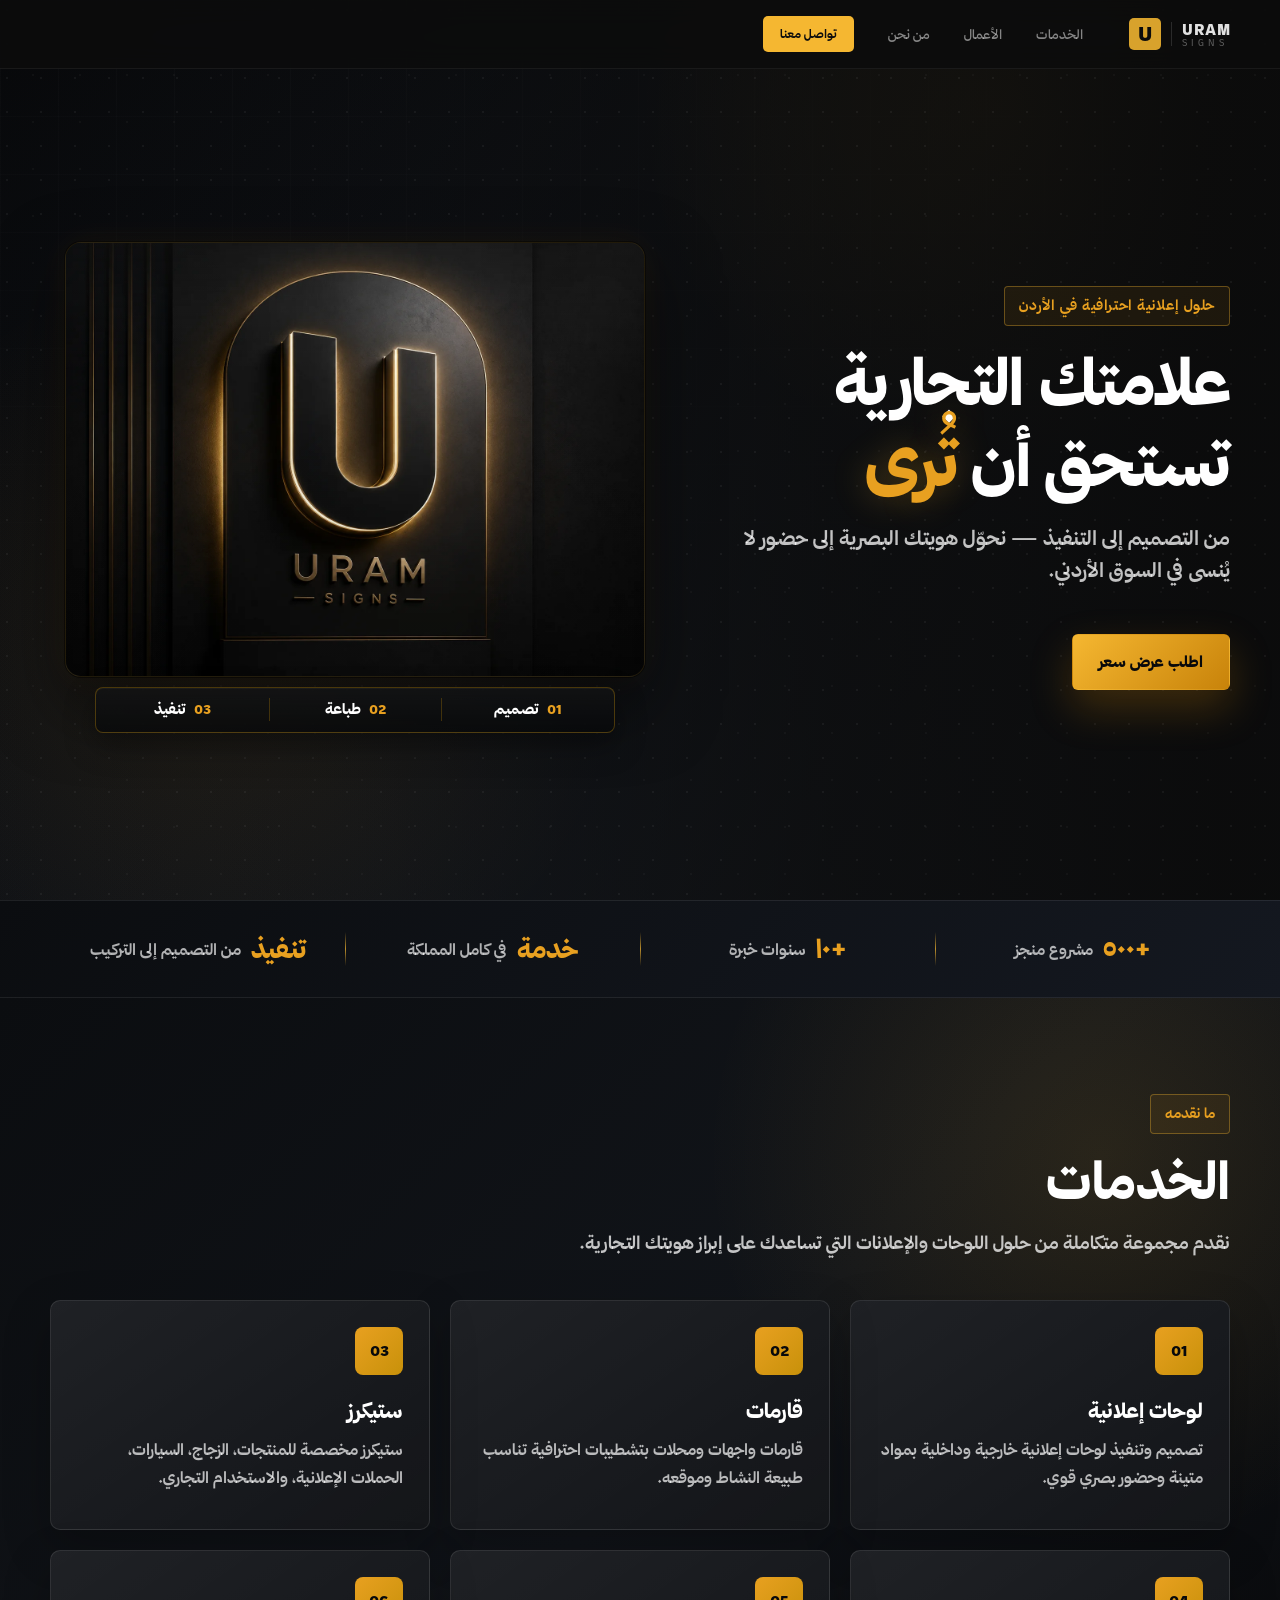
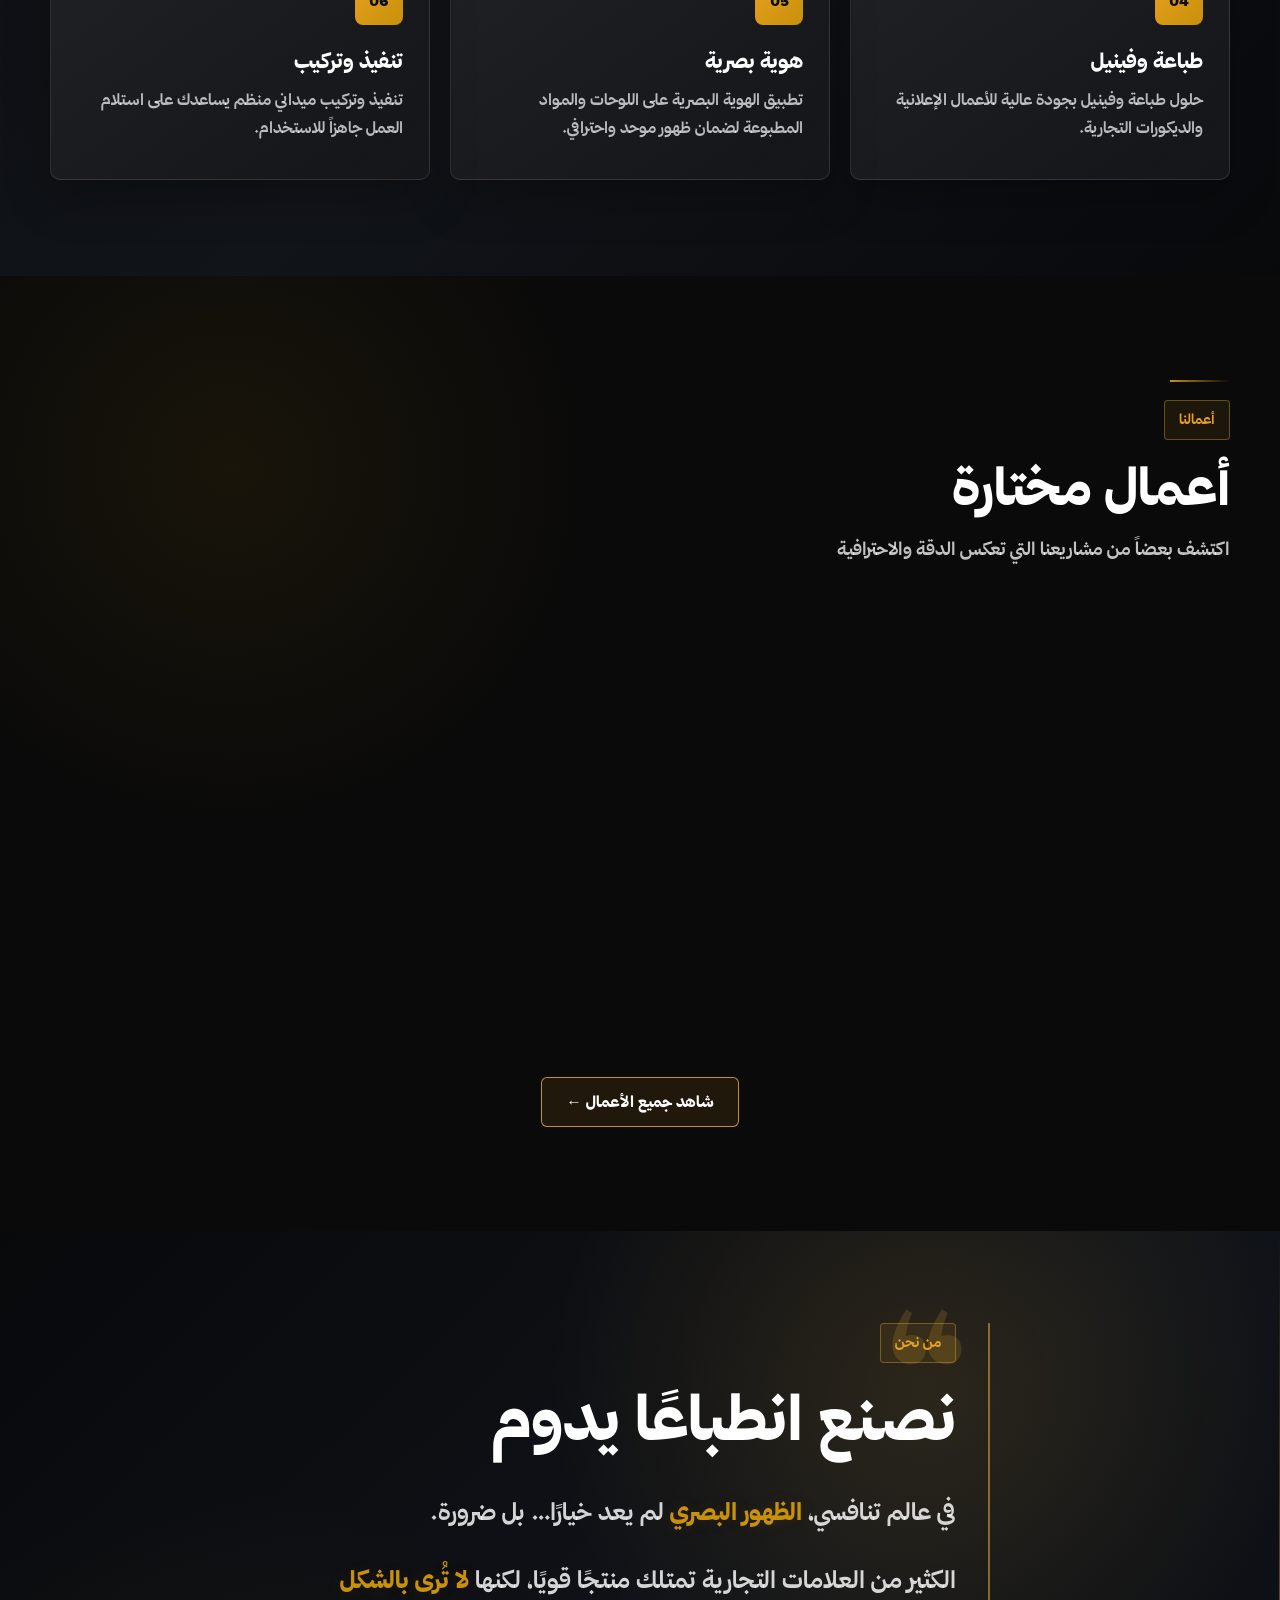
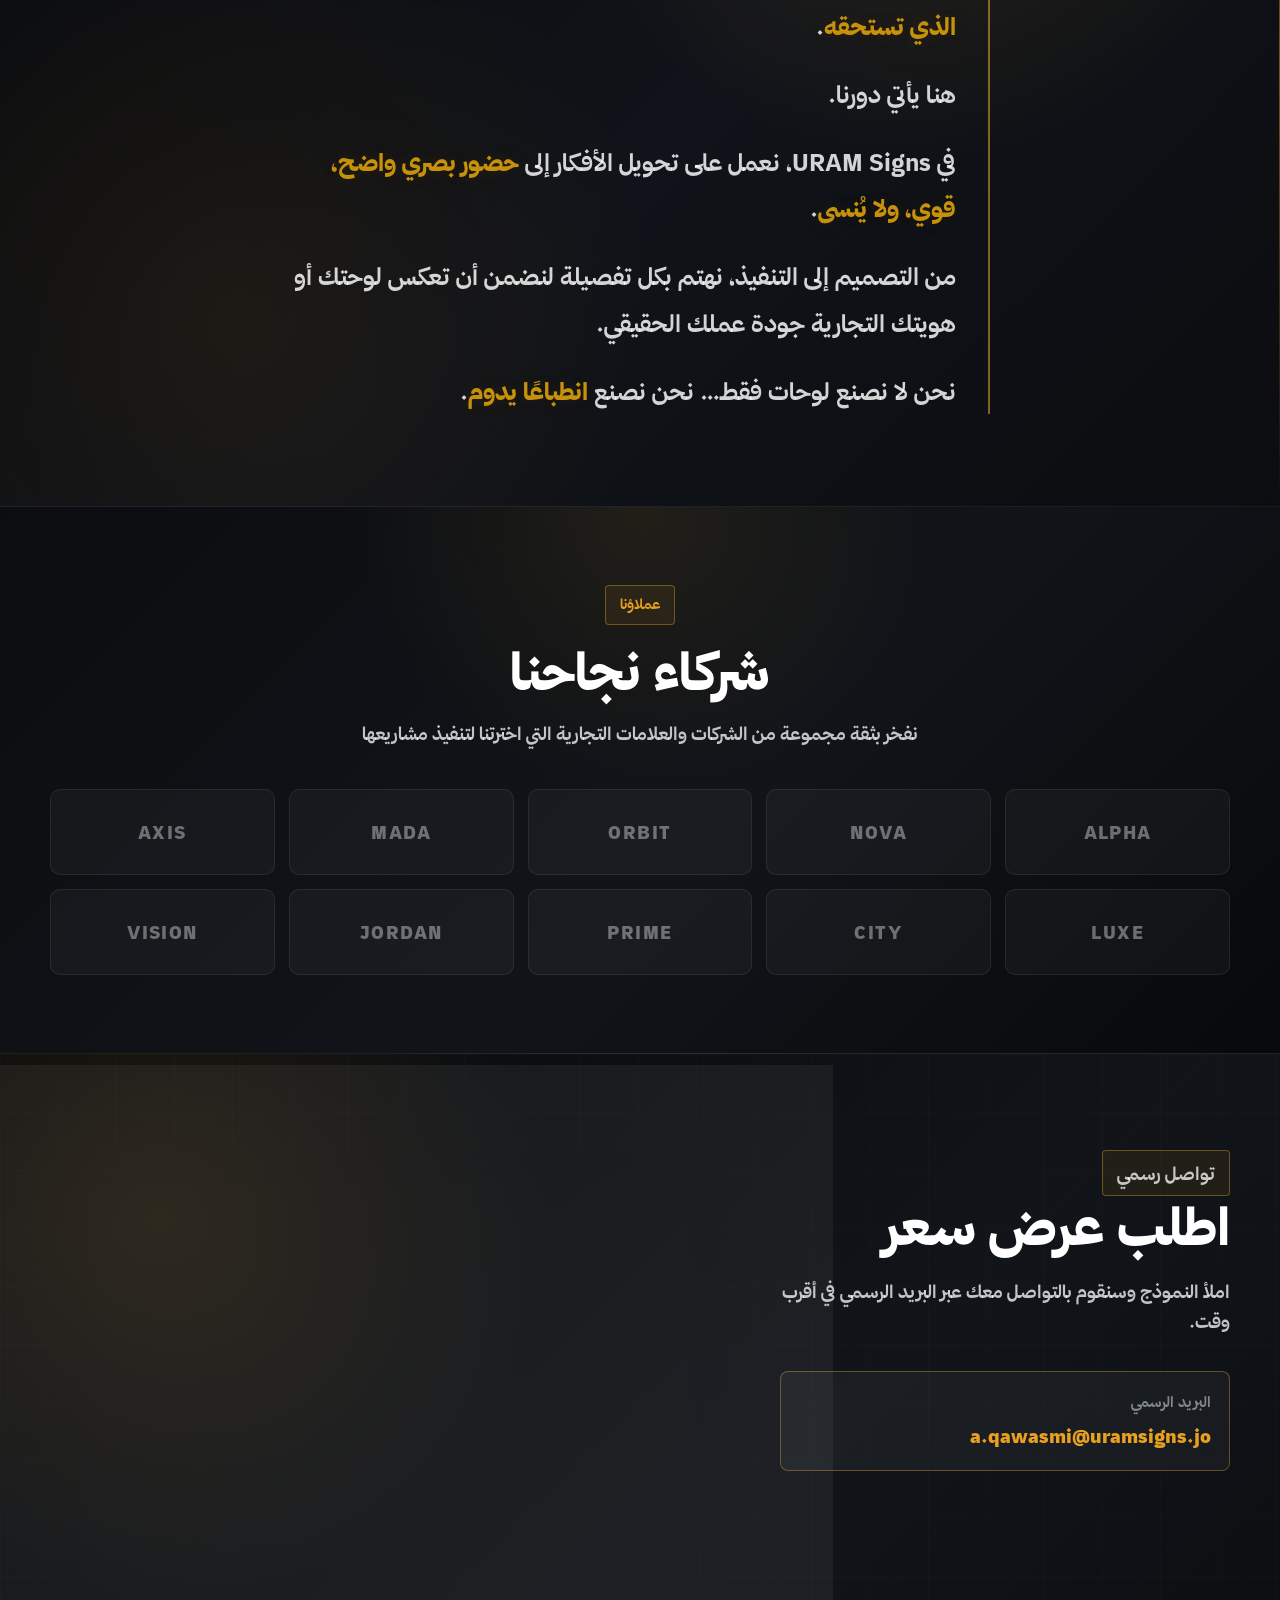
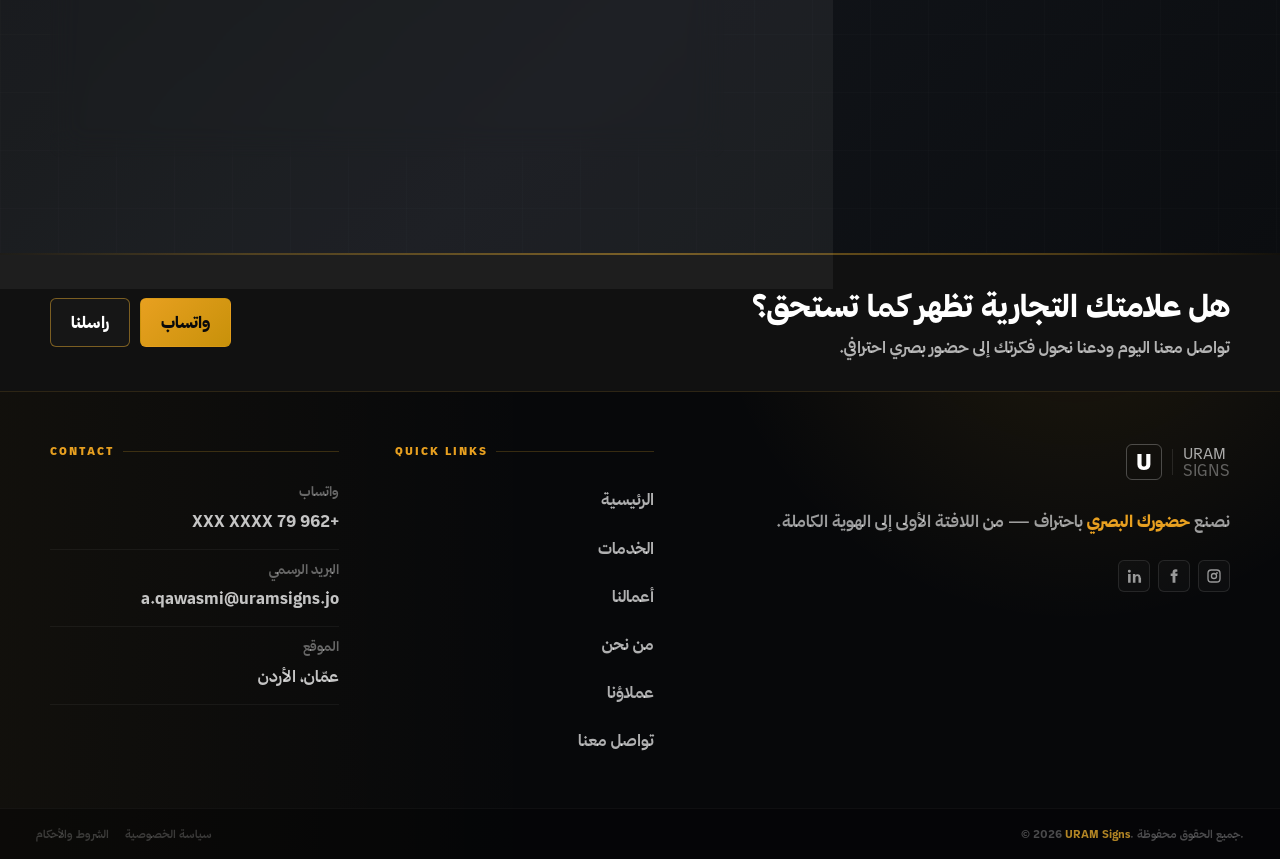
<file: index.html>
﻿<!DOCTYPE html>
<html lang="ar" dir="rtl">
<head>
  <meta charset="UTF-8" />
  <meta name="viewport" content="width=device-width, initial-scale=1.0" />
  <meta
    name="description"
    content="URAM Signs شركة أردنية متخصصة في اللوحات الإعلانية، اليافطات، الملصقات، الفينيل، الطباعة، وحلول الهوية البصرية."
  />
  <title>URAM Signs | لوحات إعلانية وحلول طباعة</title>
  <link rel="stylesheet" href="styles.css" />
</head>
<body>
  <!-- Header: brand lockup, navigation links, and mobile menu button. -->
  <header class="site-header" id="top">
    <div class="container header-content">
      <a class="brand-logo" href="#home" aria-label="URAM Signs home">
        <span class="brand-logo__mark" aria-hidden="true">U</span>
        <span class="brand-logo__divider" aria-hidden="true"></span>
        <span class="brand-logo__text">
          <span class="brand-logo__name">URAM</span>
          <span class="brand-logo__category">SIGNS</span>
        </span>
      </a>

      <button class="menu-toggle" type="button" aria-label="فتح القائمة" aria-expanded="false">
        <span></span>
        <span></span>
        <span></span>
      </button>

      <nav class="main-nav" aria-label="روابط الموقع الرئيسية">
        <a href="#services">الخدمات</a>
        <a href="portfolio.html">الأعمال</a>
        <a href="#about">من نحن</a>
        <a class="nav-cta" href="#contact">تواصل معنا</a>
      </nav>
    </div>
  </header>

  <main>
    <!-- Hero: first screen introduction and main calls to action. -->
    <section class="hero" id="home" aria-labelledby="hero-title">
      <div class="hero-overlay"></div>

      <div class="container hero-content">
        <div class="hero-copy">
          <p class="eyebrow">حلول إعلانية احترافية في الأردن</p>
          <h1 id="hero-title">
            علامتك التجارية تستحق أن
            <span>تُرى</span>
          </h1>
          <p class="hero-description">
            من التصميم إلى التنفيذ — نحوّل هويتك البصرية إلى حضور لا يُنسى في السوق الأردني.
          </p>

          <div class="hero-actions" aria-label="طرق التواصل الرئيسية">
            <a
              class="btn btn-primary"
              href="mailto:a.qawasmi@uramsigns.jo?subject=طلب%20عرض%20سعر&body=مرحباً،%20أود%20طلب%20عرض%20سعر%20لخدمة%20من%20URAM%20Signs.%0A%0Aالاسم:%0Aرقم%20الهاتف:%0Aنوع%20الخدمة:%0Aتفاصيل%20الطلب:"
            >
              اطلب عرض سعر
            </a>
          </div>
        </div>

        <div class="hero-visual">
          <picture class="hero-brand-visual" aria-label="هوية URAM Signs البصرية">
            <source srcset="images/uram-hero-visual.webp" type="image/webp" />
            <img
              src="images/uram-hero-visual.png"
              alt="URAM Signs illuminated signage visual"
              width="1448"
              height="1086"
              loading="eager"
              decoding="async"
              fetchpriority="high"
            />
          </picture>

          <div class="process-badges" aria-label="مراحل العمل الرئيسية">
            <span><strong>01</strong> تصميم</span>
            <span><strong>02</strong> طباعة</span>
            <span><strong>03</strong> تنفيذ</span>
          </div>
        </div>
      </div>
    </section>

    <!-- Trust bar: quick proof points directly below the hero. -->
    <section class="trust-bar" aria-label="نقاط ثقة URAM Signs">
      <div class="container trust-content">
        <div class="trust-item"><strong>+٥٠٠</strong><span>مشروع منجز</span></div>
        <div class="trust-item"><strong>+١٠</strong><span>سنوات خبرة</span></div>
        <div class="trust-item"><strong>خدمة</strong><span>في كامل المملكة</span></div>
        <div class="trust-item"><strong>تنفيذ</strong><span>من التصميم إلى التركيب</span></div>
      </div>
    </section>

    <!-- Services: main URAM Signs service categories. -->
    <section class="services-section" id="services" aria-labelledby="services-title">
      <div class="container">
        <div class="section-heading">
          <p class="section-kicker">ما نقدمه</p>
          <h2 id="services-title">الخدمات</h2>
          <p>
            نقدم مجموعة متكاملة من حلول اللوحات والإعلانات التي تساعدك على إبراز هويتك التجارية.
          </p>
        </div>

        <div class="services-grid">
          <article class="service-card">
            <div class="service-icon" aria-hidden="true">01</div>
            <h3>لوحات إعلانية</h3>
            <p>تصميم وتنفيذ لوحات إعلانية خارجية وداخلية بمواد متينة وحضور بصري قوي.</p>
          </article>

          <article class="service-card">
            <div class="service-icon" aria-hidden="true">02</div>
            <h3>قارمات</h3>
            <p>قارمات واجهات ومحلات بتشطيبات احترافية تناسب طبيعة النشاط وموقعه.</p>
          </article>

          <article class="service-card">
            <div class="service-icon" aria-hidden="true">03</div>
            <h3>ستيكرز</h3>
            <p>ستيكرز مخصصة للمنتجات، الزجاج، السيارات، الحملات الإعلانية، والاستخدام التجاري.</p>
          </article>

          <article class="service-card">
            <div class="service-icon" aria-hidden="true">04</div>
            <h3>طباعة وفينيل</h3>
            <p>حلول طباعة وفينيل بجودة عالية للأعمال الإعلانية والديكورات التجارية.</p>
          </article>

          <article class="service-card">
            <div class="service-icon" aria-hidden="true">05</div>
            <h3>هوية بصرية</h3>
            <p>تطبيق الهوية البصرية على اللوحات والمواد المطبوعة لضمان ظهور موحد واحترافي.</p>
          </article>

          <article class="service-card">
            <div class="service-icon" aria-hidden="true">06</div>
            <h3>تنفيذ وتركيب</h3>
            <p>تنفيذ وتركيب ميداني منظم يساعدك على استلام العمل جاهزاً للاستخدام.</p>
          </article>
        </div>
      </div>
    </section>

    <!-- Selected works: lightweight preview linking to the dedicated portfolio page. -->
    <section class="selected-works" aria-labelledby="selected-works-title">
      <div class="container">
        <div class="section-heading selected-works__heading">
          <span class="gold-divider" aria-hidden="true"></span>
          <p class="section-kicker">أعمالنا</p>
          <h2 id="selected-works-title">أعمال مختارة</h2>
          <p>
            اكتشف بعضاً من مشاريعنا التي تعكس الدقة والاحترافية
          </p>
        </div>

        <div class="selected-works-grid" data-selected-works aria-label="أعمال مختارة من مشاريعنا">
        </div>

        <div class="selected-works__actions">
          <a class="btn btn-secondary" href="portfolio.html">شاهد جميع الأعمال ←</a>
        </div>
      </div>
    </section>

    <!-- About: storytelling section for URAM Signs. -->
    <section class="about-story-section" id="about" aria-labelledby="about-title">
      <div class="container">
        <div class="about-story">
          <p class="section-kicker">من نحن</p>
          <h2 id="about-title">نصنع انطباعًا يدوم</h2>

          <div class="story-text">
            <p>
              في عالم تنافسي،
              <span>الظهور البصري</span>
              لم يعد خيارًا… بل ضرورة.
            </p>
            <p>
              الكثير من العلامات التجارية تمتلك منتجًا قويًا، لكنها
              <span>لا تُرى بالشكل الذي تستحقه</span>.
            </p>
            <p>هنا يأتي دورنا.</p>
            <p>
              في URAM Signs، نعمل على تحويل الأفكار إلى
              <span>حضور بصري واضح، قوي، ولا يُنسى</span>.
            </p>
            <p>
              من التصميم إلى التنفيذ، نهتم بكل تفصيلة لنضمن أن تعكس لوحتك أو
              هويتك التجارية جودة عملك الحقيقي.
            </p>
            <p>
              نحن لا نصنع لوحات فقط… نحن نصنع
              <span>انطباعًا يدوم</span>.
            </p>
          </div>
        </div>
      </div>
    </section>

    <!-- Clients: placeholder logos can be replaced with real client logo images later. -->
    <section class="clients-section" id="clients" aria-labelledby="clients-title">
      <div class="container">
        <div class="section-heading clients-heading">
          <p class="section-kicker">عملاؤنا</p>
          <h2 id="clients-title">شركاء نجاحنا</h2>
          <p>
            نفخر بثقة مجموعة من الشركات والعلامات التجارية التي اخترتنا لتنفيذ مشاريعها
          </p>
        </div>

        <div class="clients-grid" aria-label="شعارات العملاء">
          <div class="client-logo">ALPHA</div>
          <div class="client-logo">NOVA</div>
          <div class="client-logo">ORBIT</div>
          <div class="client-logo">MADA</div>
          <div class="client-logo">AXIS</div>
          <div class="client-logo">LUXE</div>
          <div class="client-logo">CITY</div>
          <div class="client-logo">PRIME</div>
          <div class="client-logo">JORDAN</div>
          <div class="client-logo">VISION</div>
        </div>
      </div>
    </section>

    <!-- Contact / Quote: replace YOUR_FORM_ID with your real Formspree form ID later. -->
    <section class="contact-section" id="contact" aria-labelledby="contact-title">
      <div class="container contact-layout">
        <div class="contact-intro">
          <p class="section-kicker">تواصل رسمي</p>
          <h2 id="contact-title">اطلب عرض سعر</h2>
          <p>
            املأ النموذج وسنقوم بالتواصل معك عبر البريد الرسمي في أقرب وقت.
          </p>

          <div class="official-email">
            <span>البريد الرسمي</span>
            <a href="mailto:a.qawasmi@uramsigns.jo">a.qawasmi@uramsigns.jo</a>
          </div>
        </div>

        <!-- Formspree-ready form: replace YOUR_FORM_ID in the action URL after creating your Formspree form. -->
        <form class="quote-form" action="https://formspree.io/f/YOUR_FORM_ID" method="POST">
          <div class="form-grid">
            <label>
              <span>الاسم الكامل</span>
              <input type="text" name="full_name" autocomplete="name" required />
            </label>

            <label>
              <span>البريد الإلكتروني</span>
              <input type="email" name="email" autocomplete="email" required />
            </label>

            <label>
              <span>رقم الهاتف</span>
              <input type="tel" name="phone" autocomplete="tel" required />
            </label>

            <label>
              <span>نوع الخدمة</span>
              <select name="service_type" required>
                <option value="" selected disabled>اختر نوع الخدمة</option>
                <option value="لوحات إعلانية">لوحات إعلانية</option>
                <option value="قارمات">قارمات</option>
                <option value="ستيكرز">ستيكرز</option>
                <option value="طباعة وفينيل">طباعة وفينيل</option>
                <option value="هوية بصرية">هوية بصرية</option>
                <option value="أخرى">أخرى</option>
              </select>
            </label>
          </div>

          <label>
            <span>تفاصيل الطلب</span>
            <textarea name="request_details" rows="6" required></textarea>
          </label>

          <button class="btn btn-primary form-submit" type="submit">إرسال الطلب</button>
        </form>
      </div>
    </section>
  </main>

  <!-- Footer: final brand, navigation, and official contact details. -->
  <footer class="site-footer">
    <div class="footer-gold-rule" aria-hidden="true"></div>

    <section class="footer-cta" aria-label="دعوة للتواصل">
      <div class="container footer-cta-content">
        <div>
          <h2>هل علامتك التجارية تظهر كما تستحق؟</h2>
          <p>تواصل معنا اليوم ودعنا نحول فكرتك إلى حضور بصري احترافي.</p>
        </div>

        <div class="footer-cta-actions">
          <a class="footer-btn footer-btn-primary" href="https://wa.me/962XXXXXXXXX" target="_blank" rel="noopener">
            واتساب
          </a>
          <a class="footer-btn footer-btn-secondary" href="mailto:a.qawasmi@uramsigns.jo">
            راسلنا
          </a>
        </div>
      </div>
    </section>

    <div class="container footer-content">
      <div class="footer-brand">
        <a class="brand-logo brand-logo--footer" href="#home" aria-label="URAM Signs الصفحة الرئيسية">
          <span class="brand-logo__mark" aria-hidden="true">U</span>
          <span class="brand-logo__divider" aria-hidden="true"></span>
          <span class="brand-logo__text">
            <span class="brand-logo__name">URAM</span>
            <span class="brand-logo__category">SIGNS</span>
          </span>
        </a>
        <p>
          نصنع
          <span>حضورك البصري</span>
          باحتراف — من اللافتة الأولى إلى الهوية الكاملة.
        </p>

        <div class="footer-socials" aria-label="روابط التواصل الاجتماعي">
          <a href="#" aria-label="Instagram">
            <svg viewBox="0 0 24 24" aria-hidden="true">
              <path d="M7.8 2h8.4A5.8 5.8 0 0 1 22 7.8v8.4a5.8 5.8 0 0 1-5.8 5.8H7.8A5.8 5.8 0 0 1 2 16.2V7.8A5.8 5.8 0 0 1 7.8 2Zm0 2A3.8 3.8 0 0 0 4 7.8v8.4A3.8 3.8 0 0 0 7.8 20h8.4a3.8 3.8 0 0 0 3.8-3.8V7.8A3.8 3.8 0 0 0 16.2 4H7.8Zm8.7 2.1a1.3 1.3 0 1 1 0 2.6 1.3 1.3 0 0 1 0-2.6ZM12 7.2a4.8 4.8 0 1 1 0 9.6 4.8 4.8 0 0 1 0-9.6Zm0 2a2.8 2.8 0 1 0 0 5.6 2.8 2.8 0 0 0 0-5.6Z" />
            </svg>
          </a>
          <a href="#" aria-label="Facebook">
            <svg viewBox="0 0 24 24" aria-hidden="true">
              <path d="M14 8.2V6.7c0-.72.17-1.1 1.16-1.1H17V2.25A25.4 25.4 0 0 0 14.32 2C11.66 2 9.84 3.62 9.84 6.6v1.6H7v3.75h2.84V22h4.3V11.95H17l.45-3.75H14Z" />
            </svg>
          </a>
          <a href="#" aria-label="LinkedIn">
            <svg viewBox="0 0 24 24" aria-hidden="true">
              <path d="M6.94 8.9H3.1V22h3.84V8.9ZM5.02 2.5a2.23 2.23 0 1 0 0 4.46 2.23 2.23 0 0 0 0-4.46ZM21.9 14.48c0-3.52-1.88-5.16-4.4-5.16a3.8 3.8 0 0 0-3.43 1.89h-.05V8.9h-3.68V22h3.84v-6.48c0-1.7.32-3.36 2.44-3.36 2.09 0 2.12 1.96 2.12 3.47V22h3.84v-7.52h-.68Z" />
            </svg>
          </a>
        </div>
      </div>

      <nav class="footer-links" aria-label="روابط سريعة">
        <h2>QUICK LINKS</h2>
        <a href="#home"><span>الرئيسية</span><i aria-hidden="true"></i></a>
        <a href="#services"><span>الخدمات</span><i aria-hidden="true"></i></a>
        <a href="portfolio.html"><span>أعمالنا</span><i aria-hidden="true"></i></a>
        <a href="#about"><span>من نحن</span><i aria-hidden="true"></i></a>
        <a href="#clients"><span>عملاؤنا</span><i aria-hidden="true"></i></a>
        <a href="#contact"><span>تواصل معنا</span><i aria-hidden="true"></i></a>
      </nav>

      <div class="footer-contact">
        <h2>CONTACT</h2>
        <div class="footer-contact-item">
          <span>واتساب</span>
          <a href="https://wa.me/962XXXXXXXXX" target="_blank" rel="noopener">+962 79 XXX XXXX</a>
        </div>
        <div class="footer-contact-item">
          <span>البريد الرسمي</span>
          <a href="mailto:a.qawasmi@uramsigns.jo">a.qawasmi@uramsigns.jo</a>
        </div>
        <div class="footer-contact-item">
          <span>الموقع</span>
          <p>عمّان، الأردن</p>
        </div>
      </div>
    </div>

    <div class="footer-base">
      <p>© 2026 <span>URAM Signs</span>. جميع الحقوق محفوظة.</p>
      <div class="footer-policy-links">
        <a href="#">سياسة الخصوصية</a>
        <a href="#">الشروط والأحكام</a>
      </div>
    </div>
  </footer>

  <script src="script.js"></script>
</body>
</html>
</file>
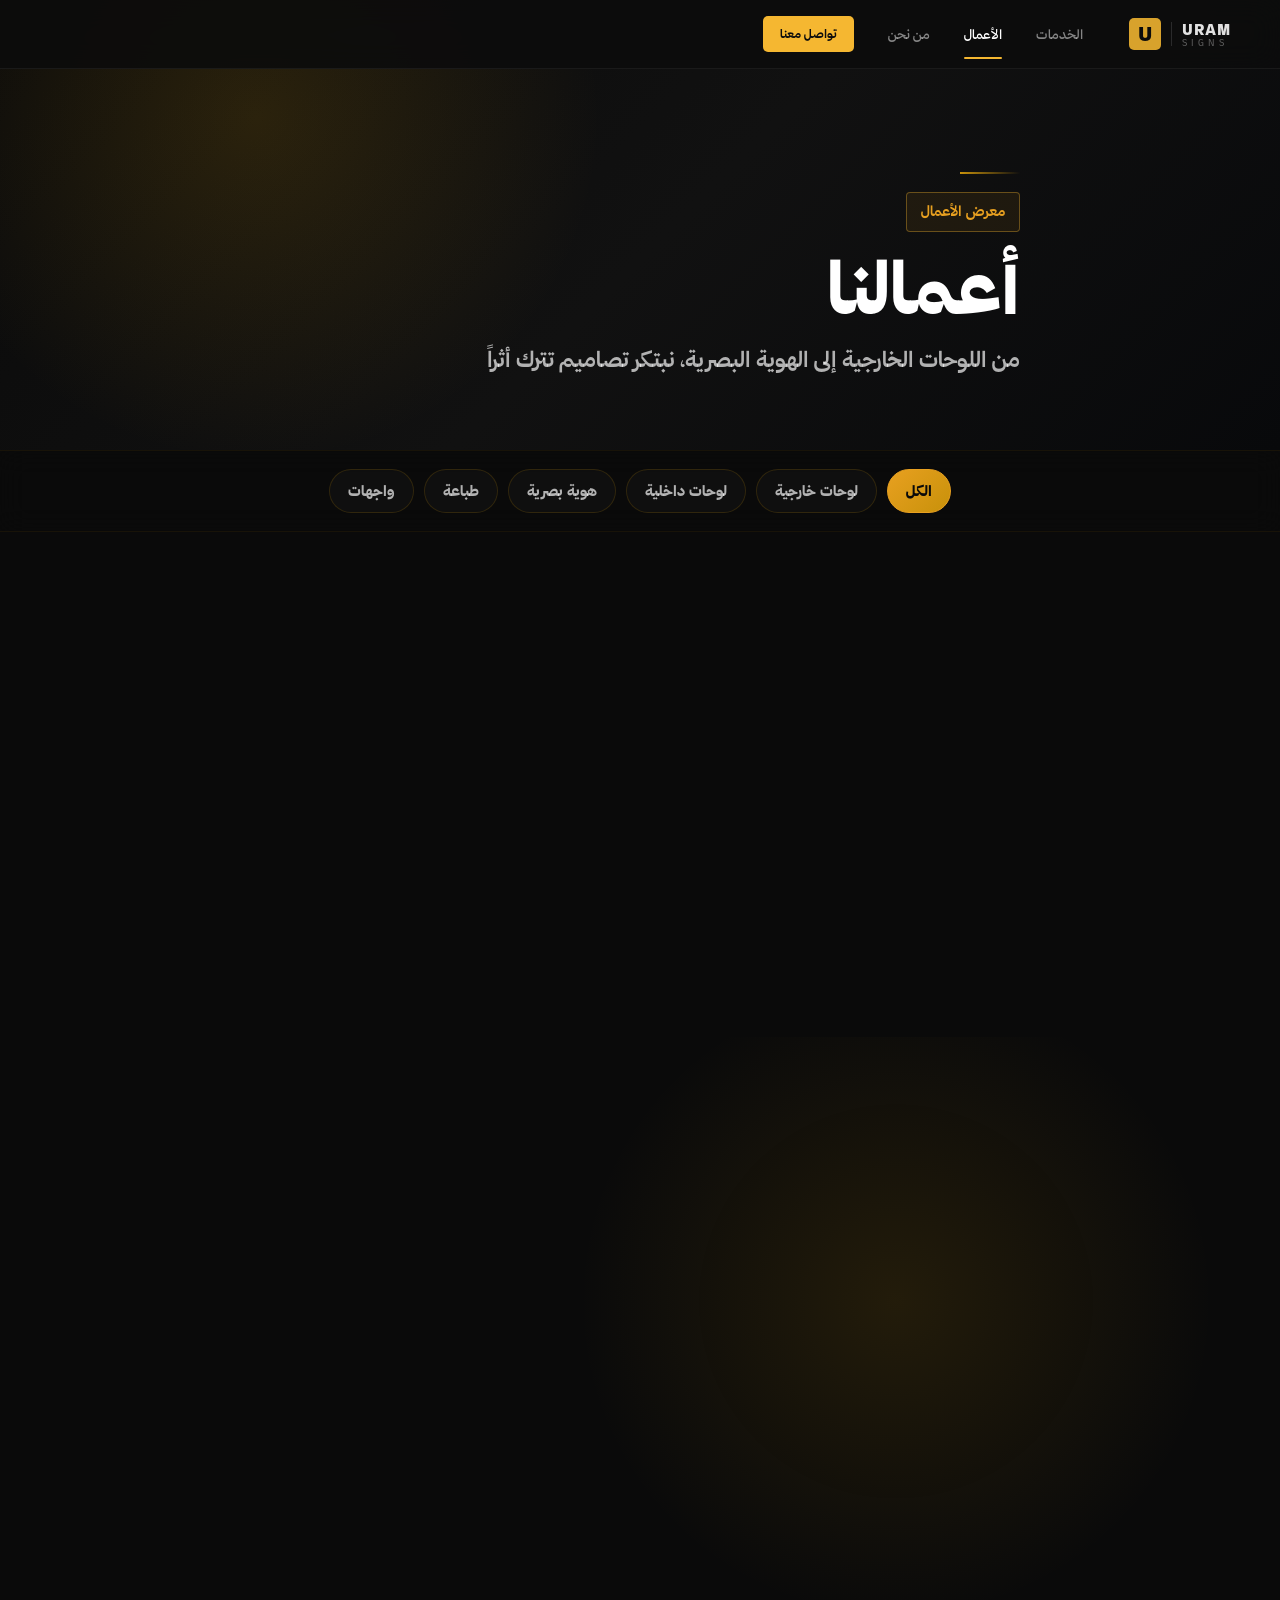
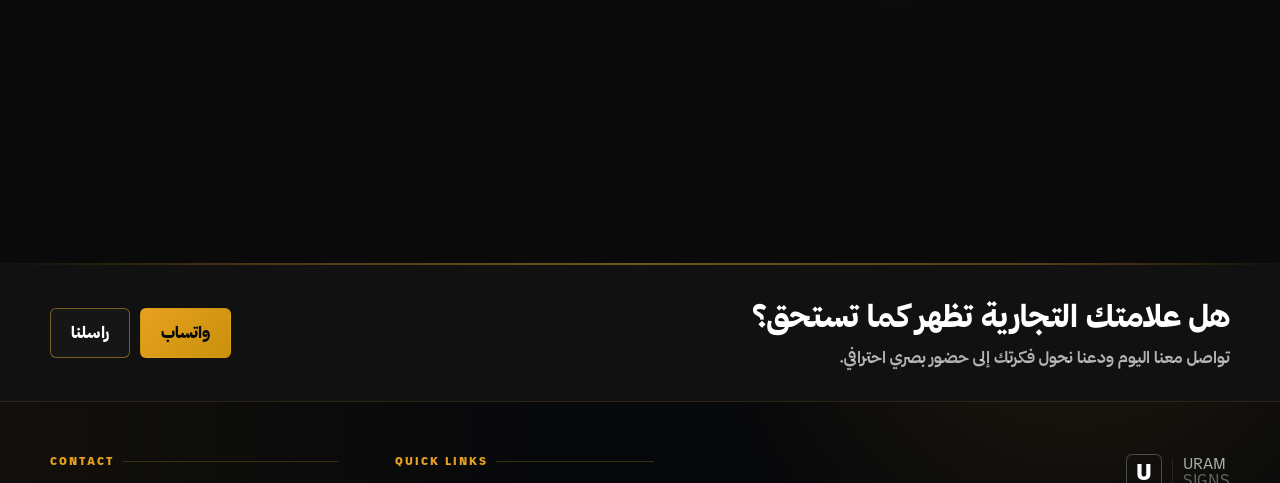
<file: portfolio.html>
<!DOCTYPE html>
<html lang="ar" dir="rtl">
<head>
  <meta charset="UTF-8" />
  <meta name="viewport" content="width=device-width, initial-scale=1.0" />
  <meta
    name="description"
    content="أعمال URAM Signs في اللوحات الخارجية، الواجهات، الطباعة، والهوية البصرية في الأردن."
  />
  <title>أعمالنا | URAM Signs</title>
  <link rel="stylesheet" href="styles.css" />
</head>
<body class="portfolio-page">
  <header class="site-header" id="top">
    <div class="container header-content">
      <a class="brand-logo" href="index.html#home" aria-label="URAM Signs home">
        <span class="brand-logo__mark" aria-hidden="true">U</span>
        <span class="brand-logo__divider" aria-hidden="true"></span>
        <span class="brand-logo__text">
          <span class="brand-logo__name">URAM</span>
          <span class="brand-logo__category">SIGNS</span>
        </span>
      </a>

      <button class="menu-toggle" type="button" aria-label="فتح القائمة" aria-expanded="false">
        <span></span>
        <span></span>
        <span></span>
      </button>

      <nav class="main-nav" aria-label="روابط الموقع الرئيسية">
        <a href="index.html#services">الخدمات</a>
        <a class="is-active" href="portfolio.html" aria-current="page">الأعمال</a>
        <a href="index.html#about">من نحن</a>
        <a class="nav-cta" href="index.html#contact">تواصل معنا</a>
      </nav>
    </div>
  </header>

  <main>
    <section class="portfolio-hero" aria-labelledby="portfolio-page-title">
      <div class="container portfolio-hero__content">
        <span class="gold-divider" aria-hidden="true"></span>
        <p class="section-kicker">معرض الأعمال</p>
        <h1 id="portfolio-page-title">أعمالنا</h1>
        <p>من اللوحات الخارجية إلى الهوية البصرية، نبتكر تصاميم تترك أثراً</p>
      </div>
    </section>

    <section class="portfolio-listing" aria-label="تصفية وعرض المشاريع">
      <div class="filter-bar" aria-label="تصفية المشاريع حسب نوع الخدمة">
        <div class="container filter-bar__scroll">
          <button class="is-active" type="button" data-filter="الكل" aria-pressed="true">الكل</button>
          <button type="button" data-filter="لوحات خارجية" aria-pressed="false">لوحات خارجية</button>
          <button type="button" data-filter="لوحات داخلية" aria-pressed="false">لوحات داخلية</button>
          <button type="button" data-filter="هوية بصرية" aria-pressed="false">هوية بصرية</button>
          <button type="button" data-filter="طباعة" aria-pressed="false">طباعة</button>
          <button type="button" data-filter="واجهات" aria-pressed="false">واجهات</button>
        </div>
      </div>

      <div class="container">
        <div class="projects-grid" data-projects-grid aria-label="مشاريع URAM Signs"></div>
      </div>
    </section>

    <section class="cta-section" aria-labelledby="portfolio-cta-title">
      <div class="container cta-section__content">
        <div>
          <span class="gold-divider" aria-hidden="true"></span>
          <h2 id="portfolio-cta-title">هل لديك مشروع في ذهنك؟</h2>
          <p>نحن مستعدون لتحويل رؤيتك إلى واقع</p>
        </div>

        <div class="cta-section__actions">
          <a class="btn btn-primary" href="https://wa.me/962XXXXXXXXX" target="_blank" rel="noopener">
            تواصل عبر واتساب
          </a>
          <a
            class="btn btn-secondary"
            href="mailto:a.qawasmi@uramsigns.jo?subject=طلب%20عرض%20سعر&body=مرحباً،%20أود%20طلب%20عرض%20سعر%20لخدمة%20من%20URAM%20Signs.%0A%0Aالاسم:%0Aرقم%20الهاتف:%0Aنوع%20الخدمة:%0Aتفاصيل%20الطلب:"
          >
            اطلب عرض سعر
          </a>
        </div>
      </div>
    </section>
  </main>

  <footer class="site-footer">
    <div class="footer-gold-rule" aria-hidden="true"></div>

    <section class="footer-cta" aria-label="دعوة للتواصل">
      <div class="container footer-cta-content">
        <div>
          <h2>هل علامتك التجارية تظهر كما تستحق؟</h2>
          <p>تواصل معنا اليوم ودعنا نحول فكرتك إلى حضور بصري احترافي.</p>
        </div>

        <div class="footer-cta-actions">
          <a class="footer-btn footer-btn-primary" href="https://wa.me/962XXXXXXXXX" target="_blank" rel="noopener">
            واتساب
          </a>
          <a class="footer-btn footer-btn-secondary" href="mailto:a.qawasmi@uramsigns.jo">
            راسلنا
          </a>
        </div>
      </div>
    </section>

    <div class="container footer-content">
      <div class="footer-brand">
        <a class="brand-logo brand-logo--footer" href="index.html#home" aria-label="URAM Signs الصفحة الرئيسية">
          <span class="brand-logo__mark" aria-hidden="true">U</span>
          <span class="brand-logo__divider" aria-hidden="true"></span>
          <span class="brand-logo__text">
            <span class="brand-logo__name">URAM</span>
            <span class="brand-logo__category">SIGNS</span>
          </span>
        </a>
        <p>
          نصنع
          <span>حضورك البصري</span>
          باحتراف — من اللافتة الأولى إلى الهوية الكاملة.
        </p>

        <div class="footer-socials" aria-label="روابط التواصل الاجتماعي">
          <a href="#" aria-label="Instagram">
            <svg viewBox="0 0 24 24" aria-hidden="true">
              <path d="M7.8 2h8.4A5.8 5.8 0 0 1 22 7.8v8.4a5.8 5.8 0 0 1-5.8 5.8H7.8A5.8 5.8 0 0 1 2 16.2V7.8A5.8 5.8 0 0 1 7.8 2Zm0 2A3.8 3.8 0 0 0 4 7.8v8.4A3.8 3.8 0 0 0 7.8 20h8.4a3.8 3.8 0 0 0 3.8-3.8V7.8A3.8 3.8 0 0 0 16.2 4H7.8Zm8.7 2.1a1.3 1.3 0 1 1 0 2.6 1.3 1.3 0 0 1 0-2.6ZM12 7.2a4.8 4.8 0 1 1 0 9.6 4.8 4.8 0 0 1 0-9.6Zm0 2a2.8 2.8 0 1 0 0 5.6 2.8 2.8 0 0 0 0-5.6Z" />
            </svg>
          </a>
          <a href="#" aria-label="Facebook">
            <svg viewBox="0 0 24 24" aria-hidden="true">
              <path d="M14 8.2V6.7c0-.72.17-1.1 1.16-1.1H17V2.25A25.4 25.4 0 0 0 14.32 2C11.66 2 9.84 3.62 9.84 6.6v1.6H7v3.75h2.84V22h4.3V11.95H17l.45-3.75H14Z" />
            </svg>
          </a>
          <a href="#" aria-label="LinkedIn">
            <svg viewBox="0 0 24 24" aria-hidden="true">
              <path d="M6.94 8.9H3.1V22h3.84V8.9ZM5.02 2.5a2.23 2.23 0 1 0 0 4.46 2.23 2.23 0 0 0 0-4.46ZM21.9 14.48c0-3.52-1.88-5.16-4.4-5.16a3.8 3.8 0 0 0-3.43 1.89h-.05V8.9h-3.68V22h3.84v-6.48c0-1.7.32-3.36 2.44-3.36 2.09 0 2.12 1.96 2.12 3.47V22h3.84v-7.52h-.68Z" />
            </svg>
          </a>
        </div>
      </div>

      <nav class="footer-links" aria-label="روابط سريعة">
        <h2>QUICK LINKS</h2>
        <a href="index.html#home"><span>الرئيسية</span><i aria-hidden="true"></i></a>
        <a href="index.html#services"><span>الخدمات</span><i aria-hidden="true"></i></a>
        <a href="portfolio.html"><span>أعمالنا</span><i aria-hidden="true"></i></a>
        <a href="index.html#about"><span>من نحن</span><i aria-hidden="true"></i></a>
        <a href="index.html#clients"><span>عملاؤنا</span><i aria-hidden="true"></i></a>
        <a href="index.html#contact"><span>تواصل معنا</span><i aria-hidden="true"></i></a>
      </nav>

      <div class="footer-contact">
        <h2>CONTACT</h2>
        <div class="footer-contact-item">
          <span>واتساب</span>
          <a href="https://wa.me/962XXXXXXXXX" target="_blank" rel="noopener">+962 79 XXX XXXX</a>
        </div>
        <div class="footer-contact-item">
          <span>البريد الرسمي</span>
          <a href="mailto:a.qawasmi@uramsigns.jo">a.qawasmi@uramsigns.jo</a>
        </div>
        <div class="footer-contact-item">
          <span>الموقع</span>
          <p>عمّان، الأردن</p>
        </div>
      </div>
    </div>

    <div class="footer-base">
      <p>© 2026 <span>URAM Signs</span>. جميع الحقوق محفوظة.</p>
      <div class="footer-policy-links">
        <a href="#">سياسة الخصوصية</a>
        <a href="#">الشروط والأحكام</a>
      </div>
    </div>
  </footer>

  <script src="script.js"></script>
</body>
</html>
</file>
<file: styles.css>
/* Font setup: these paths use the local Thamanyah Sans WOFF2 files. */
@font-face {
  font-family: "Thamanyah";
  src: url("fonts/thmanyah typeface/thmanyahsans/woff2/thmanyahsans-Regular.woff2") format("woff2");
  font-weight: 400;
  font-style: normal;
  font-display: swap;
}

@font-face {
  font-family: "Thamanyah";
  src: url("fonts/thmanyah typeface/thmanyahsans/woff2/thmanyahsans-Medium.woff2") format("woff2");
  font-weight: 500;
  font-style: normal;
  font-display: swap;
}

@font-face {
  font-family: "Thamanyah";
  src: url("fonts/thmanyah typeface/thmanyahsans/woff2/thmanyahsans-Bold.woff2") format("woff2");
  font-weight: 700 800;
  font-style: normal;
  font-display: swap;
}

@font-face {
  font-family: "Thamanyah";
  src: url("fonts/thmanyah typeface/thmanyahsans/woff2/thmanyahsans-Black.woff2") format("woff2");
  font-weight: 900;
  font-style: normal;
  font-display: swap;
}

/* Base styles */
:root {
  --color-bg: #0a0a0a;
  --color-surface: #111111;
  --color-surface-2: #141414;
  --color-gold-light: #e8a020;
  --color-text: #ffffff;
  --border-gold-soft: rgba(200, 145, 10, 0.12);
  --color-black: #08090b;
  --color-charcoal: #111419;
  --color-metal: #818891;
  --color-metal-dark: #252a31;
  --color-white: var(--color-text);
  --color-muted: rgba(255, 255, 255, 0.68);
  --color-gold: #c8910a;
  --color-gold-highlight: var(--color-gold-light);
  --color-gold-dark: var(--color-gold);
  --container-width: 1180px;
  --header-height: 68px;
}

* {
  box-sizing: border-box;
}

html {
  scroll-behavior: smooth;
}

main section[id] {
  scroll-margin-top: 90px;
}

body {
  margin: 0;
  min-height: 100vh;
  font-family: "Thamanyah", Cairo, Tajawal, sans-serif;
  color: var(--color-white);
  background: var(--color-black);
  line-height: 1.7;
}

img,
svg {
  display: block;
}

img {
  max-width: 100%;
}

a {
  color: inherit;
  text-decoration: none;
}

button,
input,
textarea,
select {
  font: inherit;
}

.container {
  width: min(100% - 32px, var(--container-width));
  margin-inline: auto;
}

/* Header */
.site-header {
  position: fixed;
  inset-block-start: 0;
  inset-inline: 0;
  z-index: 20;
  border-bottom: 1px solid rgba(255, 255, 255, 0.06);
  background: rgba(13, 13, 13, 0.92);
  backdrop-filter: blur(14px);
  transition: all 0.3s ease;
}

.site-header.is-scrolled {
  border-bottom-color: rgba(245, 183, 49, 0.12);
  background: #0a0a0a;
}

.header-content {
  width: 100%;
  min-height: var(--header-height);
  margin-inline: 0;
  padding: 0 40px;
  display: flex;
  align-items: center;
  justify-content: flex-start;
  gap: 36px;
  transition: min-height 0.3s ease;
}

.site-header.is-scrolled .header-content {
  min-height: 56px;
}

.site-header .brand-logo {
  display: inline-flex;
  align-items: center;
  gap: 10px;
  flex: 0 0 auto;
  min-height: 52px;
  padding: 10px;
  direction: ltr;
  color: var(--color-white);
  text-align: left;
  border: 0;
  border-radius: 0;
  transition: all 0.3s ease;
}

.site-header .brand-logo__mark {
  width: 32px;
  height: 32px;
  display: grid;
  place-items: center;
  color: #0d0d0d;
  border-radius: 5px;
  background: #f5b731;
  font-size: 20px;
  font-weight: 900;
  line-height: 1;
  letter-spacing: -0.5px;
  transition: all 0.3s ease;
}

.site-header .brand-logo__divider {
  width: 1px;
  height: 24px;
  background: rgba(255, 255, 255, 0.15);
  transition: all 0.3s ease;
}

.site-header .brand-logo__text {
  display: flex;
  flex-direction: column;
  justify-content: center;
  gap: 1px;
  line-height: 1;
}

.site-header .brand-logo__name,
.site-header .brand-logo__category {
  display: block;
  transition: all 0.3s ease;
}

.site-header .brand-logo__name {
  color: #ffffff;
  font-size: 15px;
  font-weight: 900;
  letter-spacing: 0.5px;
  white-space: nowrap;
}

.site-header .brand-logo__category {
  color: rgba(255, 255, 255, 0.4);
  font-size: 9px;
  font-weight: 400;
  letter-spacing: 4px;
  white-space: nowrap;
}

.site-header .brand-logo {
  opacity: 0.88;
}

.site-header .brand-logo:hover,
.site-header .brand-logo:focus-visible {
  opacity: 1;
}

.site-header .brand-logo:hover .brand-logo__mark,
.site-header .brand-logo:focus-visible .brand-logo__mark {
  filter: brightness(1.1);
}

.site-header.is-scrolled .brand-logo__mark {
  width: 28px;
  height: 28px;
  font-size: 17px;
  border-radius: 4px;
}

.site-header.is-scrolled .brand-logo__divider {
  height: 20px;
}

.site-header.is-scrolled .brand-logo__name {
  font-size: 13px;
}

.site-header.is-scrolled .brand-logo__category {
  font-size: 8px;
}

.brand-logo {
  display: inline-flex;
  align-items: center;
  gap: 10px;
  direction: ltr;
  color: var(--color-white);
  text-align: left;
  transition: all 0.3s ease;
}

.brand-logo__mark {
  display: grid;
  place-items: center;
  font-weight: 900;
  line-height: 1;
  transition: all 0.3s ease;
}

.brand-logo__divider {
  width: 1px;
  transition: all 0.3s ease;
}

.brand-logo__text {
  display: flex;
  flex-direction: column;
  justify-content: center;
  gap: 1px;
  line-height: 1;
}

.brand-logo__name,
.brand-logo__category {
  display: block;
  white-space: nowrap;
  transition: all 0.3s ease;
}

.brand-logo--footer {
  padding: 0;
  border-color: transparent;
}

.brand-logo--footer .brand-logo__mark {
  width: 36px;
  height: 36px;
  font-size: 22px;
  color: #ffffff;
  border: 1.5px solid rgba(255, 255, 255, 0.25);
  border-radius: 6px;
  background: transparent;
}

.brand-logo--footer .brand-logo__divider {
  height: 26px;
  background: rgba(255, 255, 255, 0.1);
}

.brand-logo--footer .brand-logo__name {
  font-size: 15px;
  color: rgba(255, 255, 255, 0.65);
}

.brand-logo--footer .brand-logo__category {
  color: rgba(255, 255, 255, 0.35);
}

.brand-logo--footer:hover,
.brand-logo--footer:focus-visible {
  background: transparent;
  border-color: transparent;
}

.brand-logo--footer:hover .brand-logo__mark,
.brand-logo--footer:focus-visible .brand-logo__mark {
  color: #ffffff;
  border-color: rgba(245, 183, 49, 0.3);
  background: rgba(245, 183, 49, 0.04);
}

.brand-logo--footer:hover .brand-logo__divider,
.brand-logo--footer:focus-visible .brand-logo__divider {
  background: rgba(245, 183, 49, 0.18);
}

.brand-logo--footer:hover .brand-logo__name,
.brand-logo--footer:focus-visible .brand-logo__name {
  color: rgba(255, 255, 255, 0.8);
}

.brand-logo--footer:hover .brand-logo__category,
.brand-logo--footer:focus-visible .brand-logo__category {
  color: rgba(245, 183, 49, 0.4);
}

.main-nav {
  display: flex;
  align-items: center;
  gap: 34px;
  color: rgba(255, 255, 255, 0.5);
  font-size: 13px;
  font-weight: 500;
}

.main-nav a {
  position: relative;
  padding-block: 8px;
  transition: all 0.3s ease;
}

.main-nav a::after {
  content: "";
  position: absolute;
  inset-inline: 0;
  inset-block-end: -6px;
  height: 2px;
  background: #f5b731;
  border-radius: 999px;
  transform: scaleX(0);
  transform-origin: right;
  transition: transform 0.4s ease-out;
}

.main-nav a:hover,
.main-nav a:focus-visible {
  color: var(--color-white);
  transition: color 0.15s ease;
}

.main-nav a.is-active {
  color: var(--color-white);
}

.main-nav a.is-active::after {
  transform: scaleX(1);
}

.main-nav .nav-cta {
  padding: 7px 16px;
  border: 1px solid transparent;
  border-radius: 5px;
  color: #0d0d0d;
  background: #f5b731;
  font-size: 12px;
  font-weight: 700;
}

.main-nav .nav-cta.is-active {
  color: #0d0d0d;
}

.main-nav .nav-cta:hover,
.main-nav .nav-cta:focus-visible {
  color: #0d0d0d;
  background: #c8830a;
  transform: scale(1.02);
}

.site-header.is-scrolled .main-nav .nav-cta {
  color: #f5b731;
  border-color: rgba(245, 183, 49, 0.4);
  background: transparent;
  font-size: 11px;
  padding: 6px 14px;
  font-weight: 600;
}

.site-header.is-scrolled .main-nav .nav-cta.is-active {
  color: #f5b731;
}

.site-header.is-scrolled .main-nav .nav-cta:hover,
.site-header.is-scrolled .main-nav .nav-cta:focus-visible {
  color: #0d0d0d;
  background: #f5b731;
}

.menu-toggle {
  display: none;
  width: 44px;
  height: 44px;
  margin-inline-start: auto;
  padding: 0;
  border: 1px solid rgba(255, 255, 255, 0.16);
  color: var(--color-white);
  background: rgba(255, 255, 255, 0.06);
  cursor: pointer;
}

.menu-toggle span {
  width: 20px;
  height: 2px;
  display: block;
  margin: 5px auto;
  background: currentColor;
  transition: transform 180ms ease, opacity 180ms ease;
}

/* Hero */
.hero {
  position: relative;
  min-height: 100vh;
  padding-block: calc(var(--header-height) + 78px) 84px;
  overflow: hidden;
  background:
    radial-gradient(circle at 78% 12%, rgba(245, 183, 49, 0.14), transparent 28%),
    radial-gradient(circle at 18% 72%, rgba(232, 160, 32, 0.09), transparent 32%),
    linear-gradient(135deg, #07080a 0%, #111419 48%, #1b2027 100%);
}

.hero::before {
  content: "";
  position: absolute;
  inset: 0;
  opacity: 0.1;
  background-image:
    linear-gradient(rgba(255, 255, 255, 0.18) 1px, transparent 1px),
    linear-gradient(90deg, rgba(255, 255, 255, 0.18) 1px, transparent 1px);
  background-size: 58px 58px;
  mask-image: linear-gradient(to bottom, black, transparent 82%);
}

.hero::after {
  content: "";
  position: absolute;
  inset: 0;
  opacity: 0.09;
  pointer-events: none;
  background-image:
    radial-gradient(circle at 20% 30%, rgba(255, 255, 255, 0.55) 0 1px, transparent 1px),
    radial-gradient(circle at 70% 60%, rgba(255, 255, 255, 0.35) 0 1px, transparent 1px);
  background-size: 34px 34px, 47px 47px;
}

.hero-overlay {
  position: absolute;
  inset: 0;
  background: linear-gradient(
    to left,
    rgba(10, 10, 10, 0.92) 5%,
    rgba(10, 10, 10, 0.7) 35%,
    rgba(10, 10, 10, 0.2) 70%,
    rgba(10, 10, 10, 0.05) 100%
  );
  pointer-events: none;
  z-index: 0;
}

.hero-content {
  position: relative;
  z-index: 1;
  min-height: calc(100vh - var(--header-height) - 162px);
  display: grid;
  grid-template-columns: minmax(0, 0.9fr) minmax(420px, 1.1fr);
  align-items: center;
  gap: clamp(44px, 5.5vw, 82px);
}

.hero-copy {
  max-width: 650px;
  text-align: start;
}

.eyebrow {
  width: fit-content;
  margin-block-end: 16px;
  margin-inline: 0;
  padding: 7px 14px;
  color: var(--color-gold-highlight);
  border: 1px solid rgba(245, 183, 49, 0.34);
  border-radius: 4px;
  background: rgba(232, 160, 32, 0.08);
  font-size: 0.88rem;
  font-weight: 800;
  letter-spacing: 0.04em;
}

.hero h1 {
  margin-block: 0 20px;
  margin-inline: 0;
  max-width: 650px;
  font-size: clamp(2.4rem, 5vw, 4.2rem);
  line-height: 1.23;
  font-weight: 900;
  letter-spacing: -0.02em;
}

.hero h1 span {
  display: inline;
  color: var(--color-gold-highlight);
  font-size: 1.04em;
  font-weight: 900;
  vertical-align: baseline;
  text-shadow: 0 0 34px rgba(245, 183, 49, 0.3);
}

.hero-description {
  max-width: 590px;
  margin: 0;
  color: rgba(255, 255, 255, 0.75);
  font-size: clamp(1.08rem, 1.55vw, 1.26rem);
  line-height: 1.6;
  font-weight: 600;
}

.hero-actions {
  display: flex;
  flex-wrap: wrap;
  justify-content: flex-start;
  gap: 14px;
  margin-top: 48px;
}

.btn {
  display: inline-flex;
  align-items: center;
  justify-content: center;
  gap: 10px;
  min-height: 50px;
  padding: 14px 28px;
  border: 1px solid transparent;
  border-radius: 6px;
  font-size: 0.96rem;
  font-weight: 900;
  transition: transform 180ms ease, border-color 180ms ease, background 180ms ease, box-shadow 180ms ease;
}

.btn:hover,
.btn:focus-visible {
  transform: translateY(-2px);
}

.btn-primary {
  min-height: 54px;
  padding-inline: 26px;
  color: var(--color-black);
  background: linear-gradient(135deg, #f5b731, #c8830a);
  box-shadow: 0 18px 42px rgba(200, 131, 10, 0.27);
}

.btn-primary:hover,
.btn-primary:focus-visible {
  box-shadow: 0 20px 50px rgba(245, 183, 49, 0.32);
}

.btn-secondary {
  min-height: 48px;
  color: var(--color-white);
  padding: 11px 24px;
  border-color: rgba(245, 183, 49, 0.76);
  background: rgba(232, 160, 32, 0.1);
}

.btn-secondary:hover,
.btn-secondary:focus-visible {
  border-color: var(--color-gold-highlight);
  background: rgba(232, 160, 32, 0.09);
}

.btn-icon {
  width: 20px;
  height: 20px;
  fill: currentColor;
}

.hero-visual {
  min-width: 0;
  max-width: 580px;
  justify-self: center;
  align-self: center;
  width: 100%;
  transform: translateY(6px);
}

.hero-brand-visual {
  position: relative;
  display: block;
  width: 100%;
  aspect-ratio: 4 / 3;
  max-height: 540px;
  overflow: hidden;
  isolation: isolate;
  border: 1px solid var(--border-gold-soft);
  border-radius: 16px;
  background:
    radial-gradient(circle at 50% 46%, rgba(232, 160, 32, 0.12), transparent 34%),
    linear-gradient(145deg, #08090a 0%, #141414 45%, #090909 100%);
  box-shadow:
    0 28px 70px rgba(0, 0, 0, 0.52),
    0 0 34px rgba(200, 145, 10, 0.08),
    0 0 0 1px rgba(0, 0, 0, 0.5),
    inset 0 0 0 1px rgba(255, 255, 255, 0.045);
  transition: transform 600ms cubic-bezier(0.25, 0.46, 0.45, 0.94), box-shadow 600ms ease;
}

.hero-brand-visual:hover {
  transform: translateY(-3px);
  box-shadow:
    0 32px 82px rgba(0, 0, 0, 0.6),
    0 0 28px rgba(200, 145, 10, 0.07),
    inset 0 0 0 1px rgba(232, 160, 32, 0.08);
}

.hero-brand-visual::after {
  content: "";
  position: absolute;
  inset: 0;
  z-index: 1;
  background:
    linear-gradient(180deg, rgba(255, 255, 255, 0.045), transparent 30%, rgba(0, 0, 0, 0.12)),
    linear-gradient(90deg, rgba(0, 0, 0, 0.2), transparent 32%, transparent 68%, rgba(0, 0, 0, 0.2));
  pointer-events: none;
}

.hero-brand-visual img {
  width: 100%;
  height: 100%;
  display: block;
  object-fit: cover;
  object-position: center center;
}

.process-badges {
  width: min(100% - 28px, 520px);
  display: flex;
  flex-wrap: wrap;
  justify-content: center;
  gap: 0;
  overflow: hidden;
  margin: 10px auto 0;
  border: 1px solid rgba(200, 145, 10, 0.34);
  border-radius: 8px;
  background:
    linear-gradient(180deg, rgba(255, 255, 255, 0.035), transparent),
    rgba(8, 9, 11, 0.72);
  box-shadow:
    0 12px 30px rgba(0, 0, 0, 0.34),
    inset 0 1px 0 rgba(255, 255, 255, 0.035);
  backdrop-filter: blur(14px);
}

.process-badges span {
  position: relative;
  flex: 1 1 130px;
  display: inline-flex;
  align-items: center;
  justify-content: center;
  gap: 8px;
  min-height: 44px;
  padding: 8px 12px;
  color: var(--color-white);
  font-size: 0.9rem;
  font-weight: 900;
}

.process-badges span:not(:last-child)::after {
  content: "";
  position: absolute;
  inset-block: 24%;
  inset-inline-end: 0;
  width: 1px;
  background: rgba(200, 145, 10, 0.28);
}

.process-badges strong {
  color: var(--color-gold-highlight);
  font-size: 0.8rem;
  font-weight: 900;
}

/* Trust bar */
.trust-bar {
  position: relative;
  border-block: 1px solid rgba(255, 255, 255, 0.08);
  background: linear-gradient(135deg, #0b0d10, #141820);
}

.trust-content {
  display: grid;
  grid-template-columns: repeat(4, 1fr);
}

.trust-item {
  position: relative;
  min-height: 96px;
  display: flex;
  align-items: center;
  justify-content: center;
  gap: 10px;
  text-align: center;
}

.trust-item:not(:last-child)::after {
  content: "";
  position: absolute;
  inset-inline-end: 0;
  width: 1px;
  height: 34px;
  background: linear-gradient(to bottom, transparent, rgba(245, 183, 49, 0.75), transparent);
}

.trust-item strong {
  color: var(--color-gold-highlight);
  font-size: clamp(1.25rem, 2vw, 1.65rem);
  font-weight: 900;
  line-height: 1;
}

.trust-item span {
  color: var(--color-muted);
  font-size: 0.98rem;
  font-weight: 800;
}

/* Services section */
.services-section {
  position: relative;
  padding-block: 96px;
  background:
    radial-gradient(circle at 86% 18%, rgba(245, 183, 49, 0.11), transparent 30%),
    linear-gradient(135deg, #0b0d10 0%, #111419 52%, #08090b 100%);
}

.section-heading {
  max-width: 720px;
  margin-bottom: 42px;
}

.section-heading h2 {
  margin: 0 0 16px;
  font-size: clamp(2.1rem, 4vw, 3.6rem);
  line-height: 1.2;
  font-weight: 900;
}

.section-heading p:last-child {
  margin: 0;
  max-width: 660px;
  color: rgba(255, 255, 255, 0.75);
  font-size: clamp(1.04rem, 1.4vw, 1.18rem);
  line-height: 1.7;
  font-weight: 600;
}

.services-grid {
  display: grid;
  grid-template-columns: repeat(3, minmax(0, 1fr));
  gap: 20px;
}

.service-card {
  min-height: 230px;
  padding: 26px;
  border: 1px solid rgba(255, 255, 255, 0.1);
  border-radius: 10px;
  background:
    linear-gradient(145deg, rgba(255, 255, 255, 0.075), rgba(255, 255, 255, 0.028)),
    #0d0f13;
  box-shadow: 0 18px 48px rgba(0, 0, 0, 0.24);
  transition:
    transform 320ms cubic-bezier(0.25, 0.46, 0.45, 0.94),
    border-color 280ms ease,
    box-shadow 320ms cubic-bezier(0.25, 0.46, 0.45, 0.94),
    background 320ms ease;

  /* Scroll-triggered fade-in: hidden by default */
  opacity: 0;
  transform: translateY(32px);
}

/* Staggered reveal — driven by --card-index set in JS */
.service-card.is-visible {
  opacity: 1;
  transform: translateY(0);
  transition:
    opacity 600ms cubic-bezier(0.25, 0.46, 0.45, 0.94),
    transform 600ms cubic-bezier(0.25, 0.46, 0.45, 0.94),
    border-color 280ms ease,
    box-shadow 320ms cubic-bezier(0.25, 0.46, 0.45, 0.94),
    background 320ms ease;
  transition-delay: calc(var(--card-index, 0) * 100ms);
}

/* Hover — lift + gold glow aura */
.service-card:hover,
.service-card:focus-within {
  transform: translateY(-6px);
  border-color: rgba(245, 183, 49, 0.42);
  box-shadow:
    0 24px 60px rgba(0, 0, 0, 0.34),
    0 0 0 1px rgba(245, 183, 49, 0.08),
    0 0 28px rgba(245, 183, 49, 0.06);
  background:
    linear-gradient(145deg, rgba(255, 255, 255, 0.095), rgba(255, 255, 255, 0.04)),
    #0d0f13;
}

.service-icon {
  width: 48px;
  height: 48px;
  display: grid;
  place-items: center;
  margin-bottom: 22px;
  color: var(--color-black);
  border-radius: 8px;
  background: linear-gradient(135deg, var(--color-gold-highlight), var(--color-gold-dark));
  font-size: 0.9rem;
  font-weight: 900;
  transition: transform 320ms cubic-bezier(0.25, 0.46, 0.45, 0.94), box-shadow 320ms ease;
}

.service-card:hover .service-icon,
.service-card:focus-within .service-icon {
  transform: translateY(-3px) scale(1.06);
  box-shadow: 0 8px 20px rgba(200, 131, 10, 0.3);
}

.service-card h3 {
  margin: 0 0 12px;
  color: var(--color-white);
  font-size: 1.28rem;
  line-height: 1.35;
  font-weight: 900;
  transition: color 280ms ease;
}

.service-card:hover h3,
.service-card:focus-within h3 {
  color: var(--color-gold-highlight);
}

.service-card p {
  margin: 0;
  color: rgba(255, 255, 255, 0.7);
  font-size: 0.98rem;
  line-height: 1.75;
  font-weight: 600;
}

/* Selected works and portfolio */
.gold-divider {
  width: 60px;
  height: 2px;
  display: block;
  margin-bottom: 18px;
  background: linear-gradient(90deg, var(--color-gold), transparent);
}

.selected-works {
  position: relative;
  padding-block: 104px;
  background:
    radial-gradient(circle at 18% 20%, rgba(200, 145, 10, 0.08), transparent 28%),
    var(--color-bg);
  content-visibility: auto;
  contain-intrinsic-size: 760px;
}

.selected-works__heading {
  margin-bottom: 34px;
}

.selected-works-grid,
.projects-grid {
  display: grid;
  grid-template-columns: repeat(3, minmax(0, 1fr));
  gap: 24px;
}

.selected-works__actions {
  margin-top: 34px;
  display: flex;
  justify-content: center;
}

.selected-work-card,
.project-card {
  min-width: 0;
  content-visibility: auto;
  contain-intrinsic-size: 420px;
}

.selected-work-card a,
.project-card a {
  height: 100%;
  display: grid;
  overflow: hidden;
  border: 1px solid var(--border-gold-soft);
  border-radius: 10px;
  color: var(--color-white);
  background: linear-gradient(180deg, var(--color-surface-2), var(--color-surface));
  box-shadow: 0 18px 46px rgba(0, 0, 0, 0.25);
  transition: transform 260ms ease, border-color 260ms ease, box-shadow 260ms ease;
}

.selected-work-card a:hover,
.selected-work-card a:focus-visible,
.project-card a:hover,
.project-card a:focus-visible {
  transform: translateY(-4px);
  border-color: rgba(232, 160, 32, 0.46);
  box-shadow:
    0 22px 56px rgba(0, 0, 0, 0.34),
    0 0 30px rgba(200, 145, 10, 0.13);
  outline: none;
}

.selected-work-card__media,
.project-card__media {
  aspect-ratio: 4 / 3;
  display: block;
  overflow: hidden;
  background: var(--color-surface);
}

.selected-work-card__media img,
.project-card__media img {
  width: 100%;
  height: 100%;
  object-fit: cover;
  object-position: center;
  filter: brightness(0.85) saturate(0.7);
  transform: scale(1);
  transition: filter 300ms ease, transform 420ms ease;
}

.selected-work-card a:hover img,
.selected-work-card a:focus-visible img,
.project-card a:hover img,
.project-card a:focus-visible img {
  filter: brightness(1) saturate(1);
  transform: scale(1.025);
}

.selected-work-card__content,
.project-card__content {
  display: grid;
  gap: 14px;
  align-content: start;
  padding: 20px;
}

.selected-work-card__meta,
.project-card__meta {
  display: flex;
  flex-wrap: wrap;
  gap: 8px;
  align-items: center;
}

.selected-work-card__meta span,
.project-card__meta span {
  width: fit-content;
  padding: 6px 10px;
  border: 1px solid rgba(200, 145, 10, 0.22);
  border-radius: 999px;
  color: var(--color-muted);
  background: rgba(255, 255, 255, 0.025);
  font-size: 0.78rem;
  line-height: 1;
  font-weight: 800;
}

.selected-work-card strong,
.project-card strong {
  color: var(--color-white);
  font-size: clamp(1.15rem, 1.5vw, 1.28rem);
  line-height: 1.3;
  font-weight: 900;
}

.selected-work-card__button,
.project-card__button {
  width: fit-content;
  min-height: 40px;
  display: inline-flex;
  align-items: center;
  justify-content: center;
  padding: 8px 16px;
  border: 1px solid rgba(200, 145, 10, 0.34);
  border-radius: 6px;
  color: var(--color-gold-light);
  background: rgba(200, 145, 10, 0.08);
  font-size: 0.88rem;
  font-weight: 900;
  transition: color 220ms ease, background 220ms ease, border-color 220ms ease;
}

.selected-work-card a:hover .selected-work-card__button,
.selected-work-card a:focus-visible .selected-work-card__button,
.project-card a:hover .project-card__button,
.project-card a:focus-visible .project-card__button {
  color: #0a0a0a;
  border-color: var(--color-gold-light);
  background: var(--color-gold-light);
}

.portfolio-page {
  background: var(--color-bg);
}

.portfolio-hero {
  min-height: min(50vh, 460px);
  display: grid;
  align-items: end;
  padding-block: calc(var(--header-height) + 70px) 72px;
  background:
    radial-gradient(circle at 20% 26%, rgba(200, 145, 10, 0.16), transparent 32%),
    linear-gradient(135deg, #0a0a0a 0%, #111111 52%, #08090b 100%);
}

.portfolio-hero__content {
  max-width: 760px;
}

.portfolio-hero h1 {
  margin: 0 0 14px;
  color: var(--color-white);
  font-size: clamp(3rem, 7vw, 4.5rem);
  line-height: 1.1;
  font-weight: 900;
}

.portfolio-hero p:last-child {
  max-width: 640px;
  margin: 0;
  color: var(--color-muted);
  font-size: clamp(1.05rem, 2vw, 1.35rem);
  line-height: 1.7;
  font-weight: 700;
}

.portfolio-listing {
  padding-block: 0 100px;
  background: var(--color-bg);
}

.filter-bar {
  position: sticky;
  top: var(--header-height);
  z-index: 12;
  padding-block: 18px;
  margin-bottom: 42px;
  border-block: 1px solid rgba(200, 145, 10, 0.08);
  background: rgba(10, 10, 10, 0.9);
  backdrop-filter: blur(14px);
  transition: box-shadow 220ms ease, border-color 220ms ease;
}

.filter-bar.is-stuck {
  border-block-color: rgba(200, 145, 10, 0.16);
  box-shadow: 0 16px 34px rgba(0, 0, 0, 0.32);
}

.filter-bar__scroll {
  display: flex;
  justify-content: center;
  gap: 10px;
  overflow-x: auto;
  overscroll-behavior-inline: contain;
  scrollbar-width: none;
}

.filter-bar__scroll::-webkit-scrollbar {
  display: none;
}

.filter-bar button {
  flex: 0 0 auto;
  min-height: 42px;
  padding: 9px 18px;
  border: 1px solid rgba(200, 145, 10, 0.18);
  border-radius: 999px;
  color: var(--color-muted);
  background: rgba(255, 255, 255, 0.025);
  font-size: 0.9rem;
  font-weight: 900;
  cursor: pointer;
  transition: color 220ms ease, background 220ms ease, border-color 220ms ease, transform 220ms ease;
}

.filter-bar button:hover,
.filter-bar button:focus-visible,
.filter-bar button.is-active {
  color: #0a0a0a;
  border-color: var(--color-gold-light);
  background: linear-gradient(135deg, var(--color-gold-light), var(--color-gold));
  outline: none;
}

.filter-bar button:hover,
.filter-bar button:focus-visible {
  transform: translateY(-1px);
}

.project-card {
  opacity: 1;
  transform: translateY(0);
  transition: opacity 260ms ease, transform 260ms ease;
}

.project-card.is-hiding {
  opacity: 0;
  transform: translateY(10px);
  pointer-events: none;
}

.project-card[hidden] {
  display: none;
}

.cta-section {
  padding-block: 88px;
  background:
    radial-gradient(circle at 70% 32%, rgba(200, 145, 10, 0.13), transparent 30%),
    var(--color-bg);
  content-visibility: auto;
  contain-intrinsic-size: 420px;
}

.cta-section__content {
  display: flex;
  align-items: center;
  justify-content: space-between;
  gap: 32px;
  padding: 34px;
  border: 1px solid rgba(200, 145, 10, 0.22);
  border-radius: 12px;
  background:
    linear-gradient(135deg, rgba(200, 145, 10, 0.09), transparent 48%),
    var(--color-surface);
  box-shadow: 0 26px 70px rgba(0, 0, 0, 0.32);
}

.cta-section h2 {
  margin: 0 0 10px;
  color: var(--color-white);
  font-size: clamp(1.8rem, 3.4vw, 2.8rem);
  line-height: 1.2;
  font-weight: 900;
}

.cta-section p {
  margin: 0;
  color: var(--color-muted);
  font-size: 1.05rem;
  font-weight: 700;
}

.cta-section__actions {
  display: flex;
  flex-wrap: wrap;
  gap: 12px;
  justify-content: flex-end;
}
/* About storytelling section */
.about-story-section {
  position: relative;
  padding-block: 92px;
  overflow: hidden;
  background:
    radial-gradient(circle at 72% 18%, rgba(245, 183, 49, 0.12), transparent 32%),
    radial-gradient(circle at 18% 78%, rgba(200, 131, 10, 0.08), transparent 34%),
    linear-gradient(135deg, #08090b 0%, #101319 54%, #0b0d10 100%);
}

.about-story-section::before {
  content: "";
  position: absolute;
  inset-inline-start: 0;
  inset-block: 0;
  width: 1px;
  background: linear-gradient(to bottom, transparent, rgba(245, 183, 49, 0.42), transparent);
}

.about-story {
  position: relative;
  max-width: 700px;
  margin-inline: auto;
  padding-inline-start: 32px;
  border-inline-start: 2px solid rgba(245, 183, 49, 0.5);
  animation: aboutStoryFadeUp 680ms ease both;
}

.about-story::before {
  content: "“";
  position: absolute;
  inset-inline-start: 26px;
  inset-block-start: -34px;
  color: rgba(245, 183, 49, 0.16);
  font-size: clamp(5rem, 12vw, 9rem);
  line-height: 1;
  font-weight: 900;
  pointer-events: none;
}

.about-story .section-kicker {
  margin-bottom: 18px;
}

.about-story h2 {
  margin: 0 0 34px;
  font-size: clamp(2.25rem, 4.8vw, 4.4rem);
  line-height: 1.2;
  font-weight: 900;
}

.story-text {
  position: relative;
  max-width: 680px;
}

.story-text p {
  margin: 0;
  color: rgba(255, 255, 255, 0.82);
  font-size: clamp(1.14rem, 1.85vw, 1.48rem);
  line-height: 1.95;
  font-weight: 600;
}

.story-text p:not(:last-child) {
  margin-bottom: 22px;
}

.story-text span {
  color: var(--color-gold);
  font-weight: 900;
  text-shadow: 0 0 18px rgba(232, 160, 32, 0.12);
  transition: color 260ms ease, text-shadow 260ms ease;
}

@keyframes aboutStoryFadeUp {
  from {
    opacity: 0;
    transform: translateY(18px);
  }

  to {
    opacity: 1;
    transform: translateY(0);
  }
}

@supports (animation-timeline: view()) {
  .about-story {
    animation: aboutStoryFadeUp 680ms ease both;
    animation-timeline: view();
    animation-range: entry 12% cover 34%;
  }
}

/* Clients logos section */
.clients-section {
  position: relative;
  padding-block: 78px;
  border-block: 1px solid rgba(255, 255, 255, 0.07);
  background:
    radial-gradient(circle at 50% 0%, rgba(245, 183, 49, 0.08), transparent 34%),
    linear-gradient(135deg, #0b0d10 0%, #111419 56%, #08090b 100%);
}

.clients-heading {
  margin-inline: auto;
  margin-bottom: 40px;
  text-align: center;
}

.clients-heading .section-kicker {
  margin-inline: auto;
}

.clients-heading p:last-child {
  margin-inline: auto;
}

.clients-grid {
  display: grid;
  grid-template-columns: repeat(5, minmax(0, 1fr));
  gap: 14px;
  align-items: center;
}

.client-logo {
  min-height: 86px;
  display: grid;
  place-items: center;
  padding: 16px;
  border: 1px solid rgba(255, 255, 255, 0.08);
  border-radius: 10px;
  color: rgba(255, 255, 255, 0.38);
  background: rgba(255, 255, 255, 0.035);
  filter: grayscale(1);
  font-size: clamp(0.95rem, 1.4vw, 1.18rem);
  font-weight: 900;
  letter-spacing: 0.08em;
  text-align: center;
  opacity: 0;
  transform: translateY(12px);
  animation: clientLogoFadeUp 560ms ease forwards;
  transition: transform 300ms ease, color 300ms ease, border-color 300ms ease, background 300ms ease, filter 300ms ease, box-shadow 300ms ease;
}

.client-logo:hover,
.client-logo:focus-within {
  transform: translateY(-4px);
  color: var(--color-gold-highlight);
  border-color: rgba(245, 183, 49, 0.52);
  background: rgba(232, 160, 32, 0.12);
  filter: grayscale(0);
  box-shadow: 0 16px 34px rgba(0, 0, 0, 0.28), 0 0 22px rgba(232, 160, 32, 0.12);
}

.client-logo:nth-child(2) {
  animation-delay: 70ms;
}

.client-logo:nth-child(3) {
  animation-delay: 140ms;
}

.client-logo:nth-child(4) {
  animation-delay: 210ms;
}

.client-logo:nth-child(5) {
  animation-delay: 280ms;
}

.client-logo:nth-child(6) {
  animation-delay: 350ms;
}

.client-logo:nth-child(7) {
  animation-delay: 420ms;
}

.client-logo:nth-child(8) {
  animation-delay: 490ms;
}

.client-logo:nth-child(9) {
  animation-delay: 560ms;
}

.client-logo:nth-child(10) {
  animation-delay: 630ms;
}

@keyframes clientLogoFadeUp {
  from {
    opacity: 0;
    transform: translateY(12px);
  }

  to {
    opacity: 1;
    transform: translateY(0);
  }
}

/* Contact / Quote section */
.contact-section {
  position: relative;
  padding-block: 96px;
  background:
    radial-gradient(circle at 12% 20%, rgba(245, 183, 49, 0.1), transparent 30%),
    linear-gradient(135deg, #08090b 0%, #111419 58%, #0b0d10 100%);
}

.contact-section::before {
  content: "";
  position: absolute;
  inset: 0;
  opacity: 0.08;
  pointer-events: none;
  background-image:
    linear-gradient(rgba(255, 255, 255, 0.18) 1px, transparent 1px),
    linear-gradient(90deg, rgba(255, 255, 255, 0.18) 1px, transparent 1px);
  background-size: 58px 58px;
}

.contact-layout {
  position: relative;
  z-index: 1;
  display: grid;
  grid-template-columns: minmax(0, 0.8fr) minmax(520px, 1.2fr);
  gap: 56px;
  align-items: start;
}

.contact-intro {
  max-width: 470px;
}

.section-kicker {
  width: fit-content;
  margin: 0 0 16px;
  padding: 7px 14px;
  color: var(--color-gold-highlight);
  border: 1px solid rgba(245, 183, 49, 0.34);
  border-radius: 4px;
  background: rgba(232, 160, 32, 0.08);
  font-size: 0.88rem;
  font-weight: 800;
}

.contact-intro h2 {
  margin: 0 0 18px;
  font-size: clamp(2.1rem, 4vw, 3.6rem);
  line-height: 1.2;
  font-weight: 900;
}

.contact-intro p {
  margin: 0;
  color: rgba(255, 255, 255, 0.75);
  font-size: clamp(1.04rem, 1.4vw, 1.18rem);
  line-height: 1.7;
  font-weight: 600;
}

.official-email {
  margin-top: 34px;
  padding: 18px;
  border: 1px solid rgba(245, 183, 49, 0.34);
  border-radius: 8px;
  background: rgba(255, 255, 255, 0.045);
}

.official-email span {
  display: block;
  margin-bottom: 6px;
  color: var(--color-metal);
  font-size: 0.9rem;
  font-weight: 800;
}

.official-email a {
  color: var(--color-gold-highlight);
  font-size: clamp(1rem, 1.6vw, 1.18rem);
  font-weight: 900;
  overflow-wrap: anywhere;
}

.quote-form {
  padding: 28px;
  border: 1px solid rgba(255, 255, 255, 0.12);
  border-radius: 10px;
  background: rgba(255, 255, 255, 0.055);
  box-shadow: 0 24px 72px rgba(0, 0, 0, 0.32);
  backdrop-filter: blur(16px);
}

.form-grid {
  display: grid;
  grid-template-columns: repeat(2, minmax(0, 1fr));
  gap: 18px;
}

.quote-form label {
  display: grid;
  gap: 8px;
  color: var(--color-white);
  font-weight: 800;
}

.quote-form label + label,
.quote-form .form-grid + label {
  margin-top: 18px;
}

.quote-form span {
  font-size: 0.95rem;
}

.quote-form input,
.quote-form select,
.quote-form textarea {
  width: 100%;
  border: 1px solid rgba(255, 255, 255, 0.14);
  border-radius: 6px;
  color: var(--color-white);
  background: rgba(8, 9, 11, 0.72);
  outline: none;
  transition: border-color 180ms ease, box-shadow 180ms ease, background 180ms ease;
}

.quote-form input,
.quote-form select {
  min-height: 52px;
  padding: 0 14px;
}

.quote-form textarea {
  min-height: 150px;
  padding: 14px;
  resize: vertical;
}

.quote-form select {
  appearance: none;
  direction: rtl;
  color: rgba(255, 255, 255, 0.92);
  border-color: rgba(255, 255, 255, 0.08);
  background-color: #0d0d0d;
  background-image:
    linear-gradient(45deg, transparent 50%, var(--color-gold-highlight) 50%),
    linear-gradient(135deg, var(--color-gold-highlight) 50%, transparent 50%);
  background-position:
    left 18px center,
    left 12px center;
  background-size: 7px 7px, 7px 7px;
  background-repeat: no-repeat;
  padding-inline: 14px 42px;
  cursor: pointer;
}

.quote-form option {
  color: rgba(255, 255, 255, 0.95);
  background: #0d0d0d;
}

.quote-form option:hover,
.quote-form option:focus {
  color: var(--color-gold-highlight);
  background: rgba(232, 160, 32, 0.15);
}

.quote-form option:checked {
  color: var(--color-gold-highlight);
  background: linear-gradient(135deg, rgba(245, 183, 49, 0.22), rgba(200, 131, 10, 0.18));
}

.quote-form input:focus,
.quote-form select:focus,
.quote-form textarea:focus {
  border-color: rgba(245, 183, 49, 0.82);
  background: rgba(8, 9, 11, 0.88);
  box-shadow: 0 0 0 3px rgba(245, 183, 49, 0.14);
}

.form-submit {
  margin-top: 22px;
  cursor: pointer;
}

/* Footer */
.site-footer {
  position: relative;
  background:
    radial-gradient(circle at 84% 0%, rgba(245, 183, 49, 0.1), transparent 30%),
    linear-gradient(90deg, rgba(245, 183, 49, 0.045), transparent 42%),
    #07080a;
}

.footer-gold-rule {
  height: 2px;
  background: linear-gradient(to left, transparent, rgba(245, 183, 49, 0.25) 20%, rgba(245, 183, 49, 0.45) 50%, rgba(245, 183, 49, 0.25) 80%, transparent);
}

.footer-cta {
  background: #111;
  border-bottom: 1px solid rgba(245, 183, 49, 0.12);
}

.footer-cta-content {
  display: flex;
  align-items: center;
  justify-content: space-between;
  gap: 28px;
  padding-block: 30px;
}

.footer-cta h2 {
  margin: 0 0 8px;
  color: var(--color-white);
  font-size: clamp(1.35rem, 2.4vw, 2rem);
  line-height: 1.35;
  font-weight: 900;
}

.footer-cta p {
  margin: 0;
  color: rgba(255, 255, 255, 0.68);
  font-size: 1rem;
  line-height: 1.7;
  font-weight: 600;
}

.footer-cta-actions {
  display: flex;
  flex-wrap: wrap;
  gap: 10px;
  flex: 0 0 auto;
}

.footer-btn {
  min-height: 44px;
  display: inline-flex;
  align-items: center;
  justify-content: center;
  padding: 10px 20px;
  border: 1px solid transparent;
  border-radius: 6px;
  font-weight: 900;
  transition: transform 260ms ease, border-color 260ms ease, background 260ms ease, color 260ms ease;
}

.footer-btn:hover,
.footer-btn:focus-visible {
  transform: translateY(-2px);
}

.footer-btn-primary {
  color: var(--color-black);
  background: linear-gradient(135deg, var(--color-gold-highlight), var(--color-gold-dark));
}

.footer-btn-secondary {
  color: var(--color-white);
  border-color: rgba(245, 183, 49, 0.45);
  background: rgba(255, 255, 255, 0.025);
}

.footer-btn-secondary:hover,
.footer-btn-secondary:focus-visible {
  color: var(--color-gold-highlight);
  border-color: var(--color-gold-highlight);
  background: rgba(245, 183, 49, 0.08);
}

.footer-content {
  display: grid;
  grid-template-columns: 1.8fr 0.9fr 1fr;
  gap: 56px;
  align-items: start;
  padding-block: 52px 46px;
}

.footer-brand {
  position: relative;
  padding-inline-start: 0;
}

.footer-brand p {
  max-width: 470px;
  margin: 26px 0 0;
  color: rgba(255, 255, 255, 0.6);
  font-size: 1.02rem;
  line-height: 1.85;
  font-weight: 600;
}

.footer-brand p span {
  color: var(--color-gold-highlight);
  font-weight: 900;
}

.footer-socials {
  display: flex;
  gap: 8px;
  margin-top: 24px;
}

.footer-socials a {
  width: 32px;
  height: 32px;
  display: grid;
  place-items: center;
  border: 1px solid rgba(255, 255, 255, 0.1);
  border-radius: 6px;
  color: rgba(255, 255, 255, 0.58);
  background: rgba(255, 255, 255, 0.025);
  transition: border-color 260ms ease, background 260ms ease, color 260ms ease, transform 260ms ease;
}

.footer-socials a:hover,
.footer-socials a:focus-visible {
  color: var(--color-gold-highlight);
  border-color: var(--color-gold-highlight);
  background: rgba(245, 183, 49, 0.08);
  transform: translateY(-2px);
}

.footer-socials svg {
  width: 16px;
  height: 16px;
  fill: currentColor;
}

.footer-links,
.footer-contact {
  display: grid;
  align-content: start;
  gap: 8px;
}

.footer-links h2,
.footer-contact h2 {
  display: flex;
  align-items: center;
  gap: 8px;
  margin: 0 0 14px;
  color: var(--color-gold-highlight);
  font-size: 11px;
  line-height: 1.3;
  font-weight: 900;
  letter-spacing: 2px;
  text-transform: uppercase;
  direction: ltr;
}

.footer-links h2::after,
.footer-contact h2::after {
  content: "";
  flex: 1;
  height: 1px;
  background: rgba(245, 183, 49, 0.2);
}

.footer-links a {
  display: flex;
  align-items: center;
  justify-content: space-between;
  gap: 12px;
  padding: 6px 0;
  border-bottom: 1px solid transparent;
  color: rgba(255, 255, 255, 0.68);
  font-weight: 800;
  transition: color 300ms ease, transform 300ms ease, border-color 300ms ease;
}

.footer-links a i {
  width: 4px;
  height: 4px;
  border-radius: 999px;
  background: var(--color-gold-highlight);
  opacity: 0;
  transform: translateX(0);
  transition: opacity 300ms ease, transform 300ms ease;
}

.footer-links a:hover,
.footer-links a:focus-visible {
  color: var(--color-white);
  border-bottom-color: rgba(245, 183, 49, 0.15);
  transform: translateX(-4px);
}

.footer-links a:hover i,
.footer-links a:focus-visible i {
  opacity: 1;
  transform: translateX(-4px);
}

.footer-contact-item {
  display: grid;
  gap: 5px;
  padding-block: 0 13px;
  border-bottom: 1px solid rgba(255, 255, 255, 0.05);
}

.footer-contact-item span {
  color: rgba(255, 255, 255, 0.38);
  font-size: 0.82rem;
  font-weight: 800;
}

.footer-contact-item a,
.footer-contact-item p {
  width: fit-content;
  margin: 0;
  color: rgba(255, 255, 255, 0.76);
  font-weight: 800;
  overflow-wrap: anywhere;
  border-bottom: 1px solid transparent;
  transition: color 300ms ease, border-color 300ms ease, text-shadow 300ms ease;
}

.footer-contact-item a:hover,
.footer-contact-item a:focus-visible {
  color: var(--color-gold-highlight);
  border-bottom-color: rgba(245, 183, 49, 0.48);
  text-shadow: 0 0 18px rgba(245, 183, 49, 0.16);
}

.footer-base {
  display: flex;
  align-items: center;
  justify-content: space-between;
  gap: 18px;
  padding: 16px 36px;
  border-top: 1px solid rgba(255, 255, 255, 0.04);
  background: rgba(0, 0, 0, 0.35);
}

.footer-base p {
  margin: 0;
  color: rgba(255, 255, 255, 0.28);
  font-size: 11px;
  font-weight: 600;
  direction: ltr;
}

.footer-base p span {
  color: rgba(245, 183, 49, 0.72);
}

.footer-policy-links {
  display: flex;
  gap: 16px;
}

.footer-policy-links a {
  color: rgba(255, 255, 255, 0.2);
  font-size: 11px;
  font-weight: 700;
  transition: color 260ms ease;
}

.footer-policy-links a:hover,
.footer-policy-links a:focus-visible {
  color: rgba(255, 255, 255, 0.5);
}

/* Mobile layout */
@media (max-width: 900px) {
  :root {
    --header-height: 56px;
  }

  .menu-toggle {
    display: block;
  }

  .menu-toggle.is-open span:nth-child(1) {
    transform: translateY(7px) rotate(45deg);
  }

  .menu-toggle.is-open span:nth-child(2) {
    opacity: 0;
  }

  .menu-toggle.is-open span:nth-child(3) {
    transform: translateY(-7px) rotate(-45deg);
  }

  .main-nav {
    position: absolute;
    inset-inline: 16px;
    inset-block-start: 62px;
    display: none;
    flex-direction: column;
    align-items: stretch;
    gap: 0;
    padding: 12px;
    color: var(--color-white);
    background: rgba(8, 9, 11, 0.96);
    border: 1px solid rgba(255, 255, 255, 0.14);
    box-shadow: 0 22px 50px rgba(0, 0, 0, 0.35);
  }

  .main-nav.is-open {
    display: flex;
  }

  .main-nav a {
    padding: 13px 12px;
    border-bottom: 1px solid rgba(255, 255, 255, 0.08);
  }

  .main-nav .nav-cta {
    justify-content: center;
    margin-top: 8px;
    text-align: center;
  }

  .main-nav a::after {
    inset-inline: 12px;
  }

  .main-nav a:last-child {
    border-bottom: 0;
  }

  .hero {
    min-height: auto;
    padding-block: calc(var(--header-height) + 62px) 58px;
  }

  .hero-content {
    min-height: auto;
    grid-template-columns: 1fr;
    gap: 36px;
  }

  .hero-copy {
    max-width: 680px;
  }

  .hero-actions {
    align-items: flex-start;
  }

  .hero-brand-visual {
    max-width: 520px;
    max-height: 500px;
    margin-inline: auto;
    border-radius: 10px;
  }

  .hero-visual {
    transform: none;
  }

  .trust-content {
    grid-template-columns: repeat(2, 1fr);
  }

  .trust-item:nth-child(2)::after {
    display: none;
  }

  .services-section {
    padding-block: 72px;
  }

  .services-grid {
    grid-template-columns: repeat(2, minmax(0, 1fr));
  }

  .selected-works {
    padding-block: 78px;
  }

  .selected-works-grid,
  .projects-grid {
    grid-template-columns: repeat(2, minmax(0, 1fr));
  }

  .filter-bar__scroll {
    justify-content: flex-start;
  }

  .cta-section__content {
    align-items: flex-start;
    flex-direction: column;
  }

  .cta-section__actions {
    justify-content: flex-start;
  }

  .about-story-section {
    padding-block: 72px;
  }

  .about-story {
    max-width: 700px;
  }

  .clients-section {
    padding-block: 64px;
  }

  .clients-grid {
    grid-template-columns: repeat(3, minmax(0, 1fr));
  }

  .contact-section {
    padding-block: 72px;
  }

  .contact-layout {
    grid-template-columns: 1fr;
    gap: 36px;
  }

  .contact-intro {
    max-width: 680px;
  }

  .footer-cta-content {
    align-items: flex-start;
    flex-direction: column;
  }

  .footer-content {
    grid-template-columns: 1fr;
    gap: 34px;
  }
}

@media (max-width: 768px) {
  .header-content {
    min-height: 56px;
    padding: 0 20px;
  }

  .site-header.is-scrolled .header-content {
    min-height: 56px;
  }

  .site-header .brand-logo {
    min-height: 56px;
    padding: 10px;
  }

  .site-header .brand-logo__mark {
    width: 28px;
    height: 28px;
    font-size: 17px;
    border-radius: 4px;
  }

  .site-header .brand-logo__divider,
  .site-header .brand-logo__text {
    display: none;
  }

  .main-nav {
    inset-block-start: 58px;
  }
}

@media (max-width: 560px) {
  .container {
    width: min(100% - 40px, var(--container-width));
  }

  .hero h1 {
    margin-block-end: 18px;
    font-size: clamp(2.05rem, 9vw, 3rem);
    line-height: 1.24;
  }

  .hero-description {
    font-size: 1.02rem;
    line-height: 1.6;
    max-width: 34rem;
  }

  .hero-actions {
    flex-direction: column;
  }

  .btn {
    width: 100%;
  }

  .hero-brand-visual {
    max-height: 390px;
    border-radius: 10px;
  }

  .process-badges {
    width: min(100% - 16px, 430px);
    margin-top: 8px;
  }

  .process-badges span {
    flex-basis: 33.333%;
    min-height: 40px;
    padding-inline: 8px;
    font-size: 0.8rem;
  }

  .trust-content {
    grid-template-columns: 1fr;
  }

  .trust-item {
    min-height: 72px;
  }

  .trust-item::after {
    display: none;
  }

  .services-section {
    padding-block: 58px;
  }

  .section-heading {
    margin-bottom: 30px;
  }

  .services-grid {
    grid-template-columns: 1fr;
  }

  .service-card {
    min-height: auto;
    padding: 22px;
  }

  .selected-works {
    padding-block: 62px;
  }

  .selected-works__heading {
    margin-bottom: 30px;
  }

  .selected-works-grid,
  .projects-grid {
    grid-template-columns: 1fr;
    gap: 16px;
  }

  .selected-works__actions {
    margin-top: 26px;
  }

  .portfolio-hero {
    min-height: 50vh;
    padding-block: calc(var(--header-height) + 54px) 52px;
  }

  .portfolio-listing {
    padding-block-end: 64px;
  }

  .filter-bar {
    margin-bottom: 28px;
  }

  .filter-bar button {
    min-height: 40px;
    padding-inline: 15px;
  }

  .selected-work-card__content,
  .project-card__content {
    padding: 18px;
  }

  .cta-section {
    padding-block: 58px;
  }

  .cta-section__content {
    padding: 24px;
  }

  .cta-section__actions {
    width: 100%;
  }

  .about-story-section {
    padding-block: 54px;
  }

  .about-story {
    padding-inline-start: 20px;
  }

  .about-story h2 {
    margin-bottom: 24px;
  }

  .story-text p {
    font-size: 1.02rem;
    line-height: 1.85;
  }

  .story-text p:not(:last-child) {
    margin-bottom: 18px;
  }

  .clients-section {
    padding-block: 50px;
  }

  .clients-heading {
    margin-bottom: 30px;
  }

  .clients-grid {
    grid-template-columns: repeat(2, minmax(0, 1fr));
    gap: 12px;
  }

  .client-logo {
    min-height: 72px;
    border-radius: 8px;
    font-size: 0.9rem;
  }

  .contact-section {
    padding-block: 58px;
  }

  .quote-form {
    padding: 20px;
  }

  .form-grid {
    grid-template-columns: 1fr;
    gap: 16px;
  }

  .form-submit {
    width: 100%;
  }

  .footer-cta-content {
    padding-block: 26px;
  }

  .footer-cta-actions {
    width: 100%;
  }

  .footer-btn {
    flex: 1 1 150px;
  }

  .footer-content {
    grid-template-columns: 1fr;
    gap: 30px;
    padding-block: 38px;
  }

  .footer-base {
    flex-direction: column;
    justify-content: center;
    gap: 8px;
    padding: 14px 22px;
    text-align: center;
  }

  .footer-policy-links {
    justify-content: center;
    flex-wrap: wrap;
  }
}

/* Accessibility: skip animations for users who prefer reduced motion */
@media (prefers-reduced-motion: reduce) {
  .service-card {
    opacity: 1;
    transform: none;
    transition: none;
  }

  .service-card.is-visible {
    transition: none;
    transition-delay: 0ms;
  }

  .selected-work-card,
  .selected-work-card__media img,
  .project-card,
  .project-card__media img,
  .client-logo {
    opacity: 1;
    transform: none;
    animation: none;
    transition: none !important;
  }

  .about-story {
    animation: none;
  }
}
</file>
